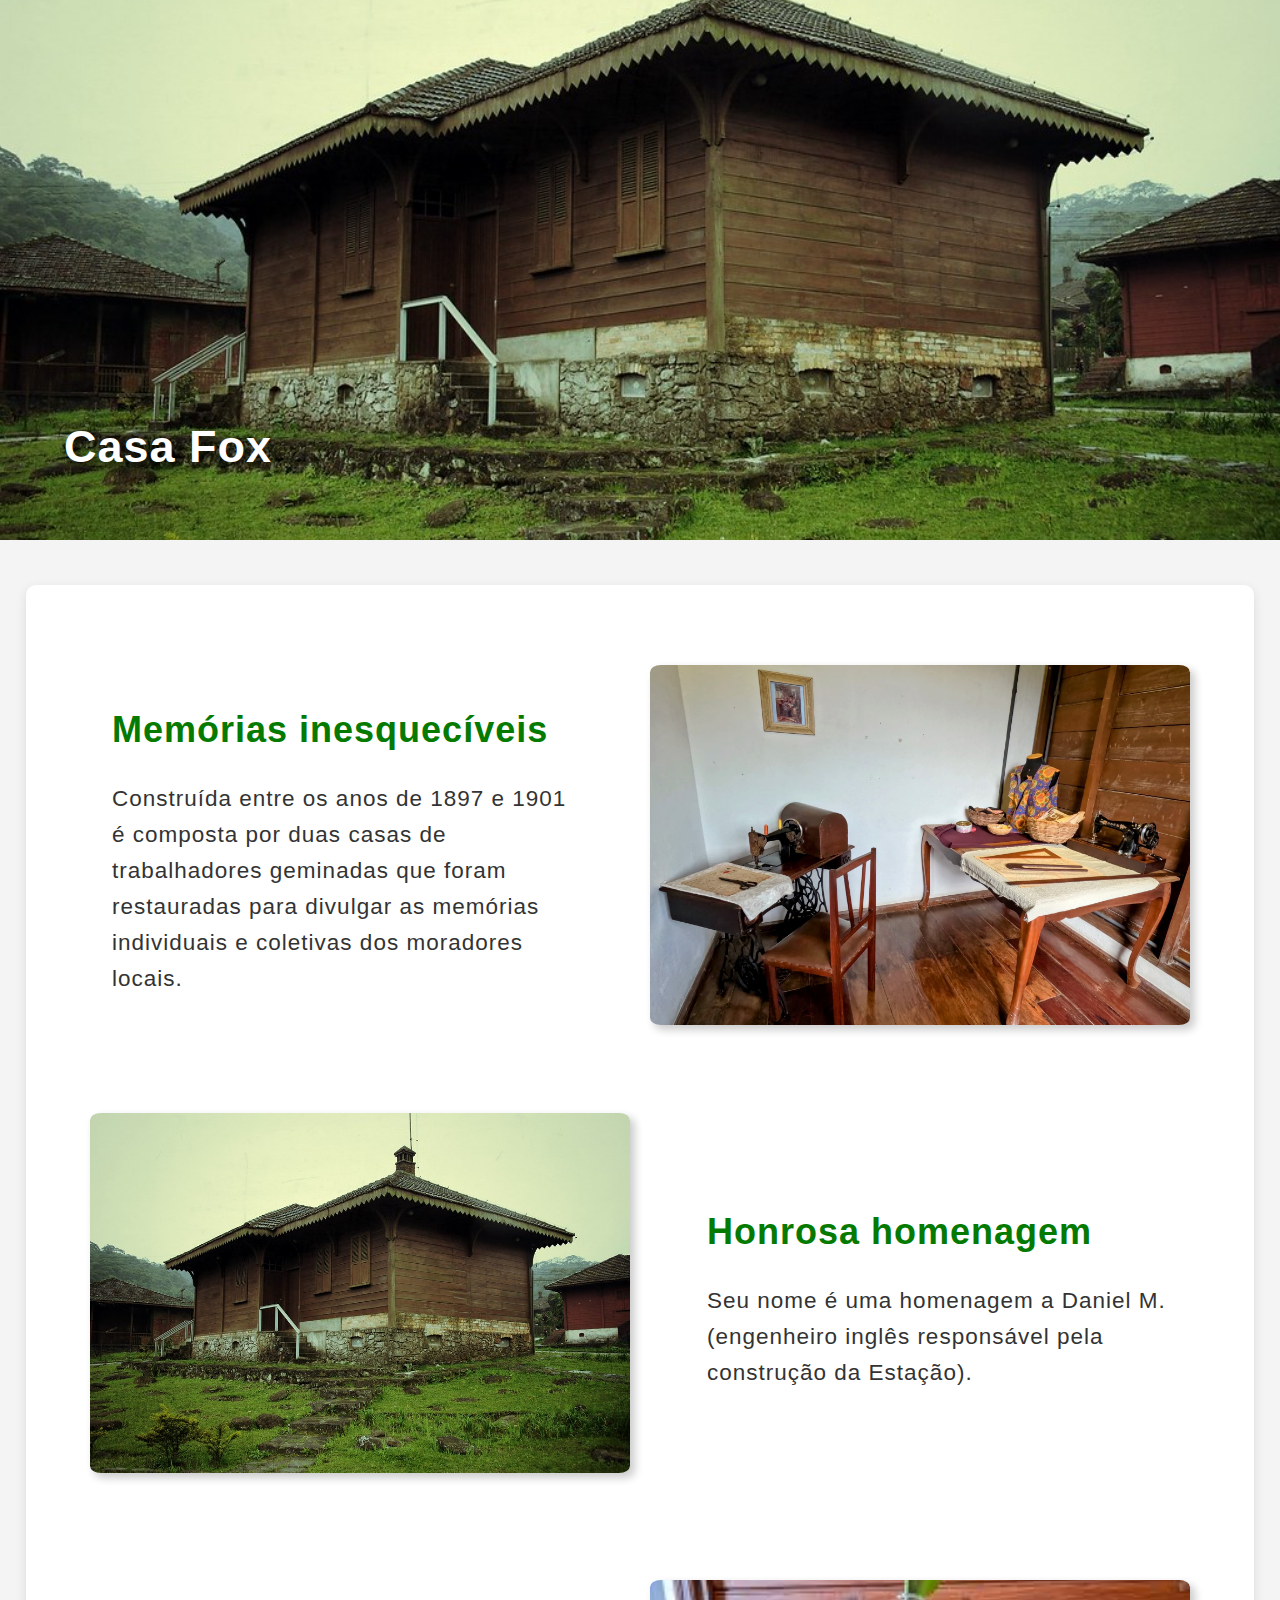
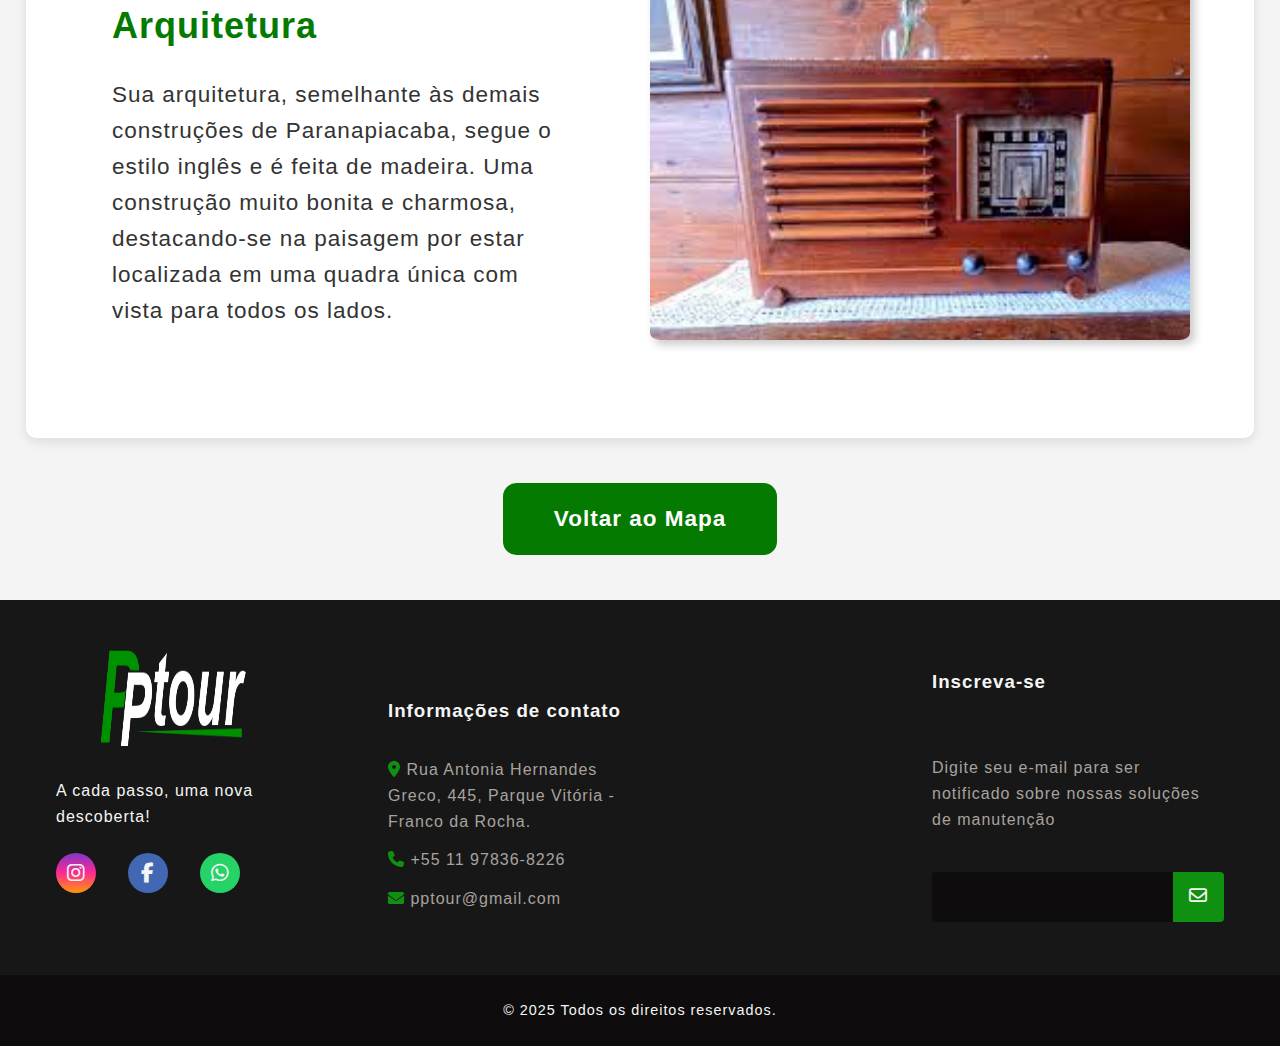
<file: paginas/casafox.html>
<!DOCTYPE html>
<html lang="pt-BR">
<head>
  <meta charset="UTF-8">
  <meta name="viewport" content="width=device-width, initial-scale=1.0">
  <title>Casa Fox</title>
  
  <link rel="stylesheet" href="https://cdnjs.cloudflare.com/ajax/libs/font-awesome/6.7.2/css/all.min.css"
    integrity="sha512-Evv84Mr4kqVGRNSgIGL/F/aIDqQb7xQ2vcrdIwxfjThSH8CSR7PBEakCr51Ck+w+/U6swU2Im1vVX0SVk9ABhg=="
    crossorigin="anonymous" referrerpolicy="no-referrer" />
    <link rel="stylesheet" href="../assets/style/footer.css">
  <link rel="stylesheet" href="../assets/style/casafox.css">
</head>
<body>
  <header id="topo">
    <img src="../assets/img/casa_fox1.jpg" alt="Casa Fox" id="casa">
    <h1 class="titulo">Casa Fox</h1>
  </header>

  <main>
    <section class="conteudo">
  
      <div class="bloco">
        <div class="texto">
          <h2>Memórias inesquecíveis</h2>
          <p>Construída entre os anos de 1897 e 1901 é composta por duas casas de trabalhadores geminadas que foram restauradas para divulgar as memórias individuais e coletivas dos moradores locais.
          </p>
        </div>
        <div class="imagens">
          <div class="placeholder" id="box1"></div>
        </div>
      </div>

      <div class="bloco invertido">
        <div class="texto">
          <h2>Honrosa homenagem</h2>
          <p>Seu nome é uma homenagem a Daniel M. (engenheiro inglês responsável pela construção da Estação).</p>
        </div>
        <div class="imagens">
          <div class="placeholder" id="box3"></div>
        </div>
      </div>

      <div class="bloco">
        <div class="texto">
          <h2>Arquitetura</h2>
          <p>Sua arquitetura, semelhante às demais construções de Paranapiacaba, segue o estilo inglês e é feita de madeira. Uma construção muito bonita e charmosa, destacando-se na paisagem por estar localizada em uma quadra única com vista para todos os lados.</p>
        </div>
        <div class="imagens">
          <div class="placeholder" id="box5"></div>
        </div>
      </div>
    </section>

    <div class="botao-container">
      <a href="mapa.html" class="botao-mapa">Voltar ao Mapa</a>
    </div>
  </main>
  <footer id="rodape">
    <div id="rodapeContent">
      <div id="rodapeContatos">
        <img src="../assets/img/LOGO-(1).png" alt="">
        <p>A cada passo, uma nova descoberta!</p>
        <!-- <p>A cada estação, uma nova descoberta!</p> -->
        <div id="redeSocial">
          <a href="#" class="rodapeLink" id="intagram">
            <i class="fa-brands fa-instagram"></i>
          </a>
          <a href="#" class="rodapeLink" id="facebook">
            <i class="fa-brands fa-facebook-f"></i>
          </a>
          <a href="#" class="rodapeLink" id="whatsapp">
            <i class="fa-brands fa-whatsapp"></i>
          </a>
        </div>
      </div>
      <ul class="rodapeLista">
        <li>
          <h3>
            Informações de contato
          </h3>
        </li>
        <li>
          <i class="fa-solid fa-location-dot"></i>
          <a href="https://maps.app.goo.gl/JDXAEQAcFaK6cDJz5">
             Rua Antonia Hernandes Greco, 445, Parque Vitória - Franco da Rocha.
        </a>
        </li>
        <li>
          <i class="fa-solid fa-phone"></i>
          <a href="#" class="rodapeLink">+55 11 97836-8226</a>
        </li>
        <li>
          <i class="fa-solid fa-envelope"></i>
          <a href="#" class="rodapeLink">pptour@gmail.com</a>
        </li>
      </ul>

      <ul class="rodapeLista">
        <li>

        </li>
      </ul>
      <div id="rodapeSubscribe">
        <h3>
          Inscreva-se
        </h3>
        <p>
          Digite seu e-mail para ser notificado sobre nossas soluções de manutenção
        </p>
        <div id="inputGroup">
          <input type="email" id="email">
          <button>
            <i class="fa-regular fa-envelope"></i>
          </button>

        </div>
      </div>
    </div>
    <div id="rodapeCopyright">
      &#169
      2025 Todos os direitos reservados.
    </div>
  </footer>
</body>
</html>
</file>
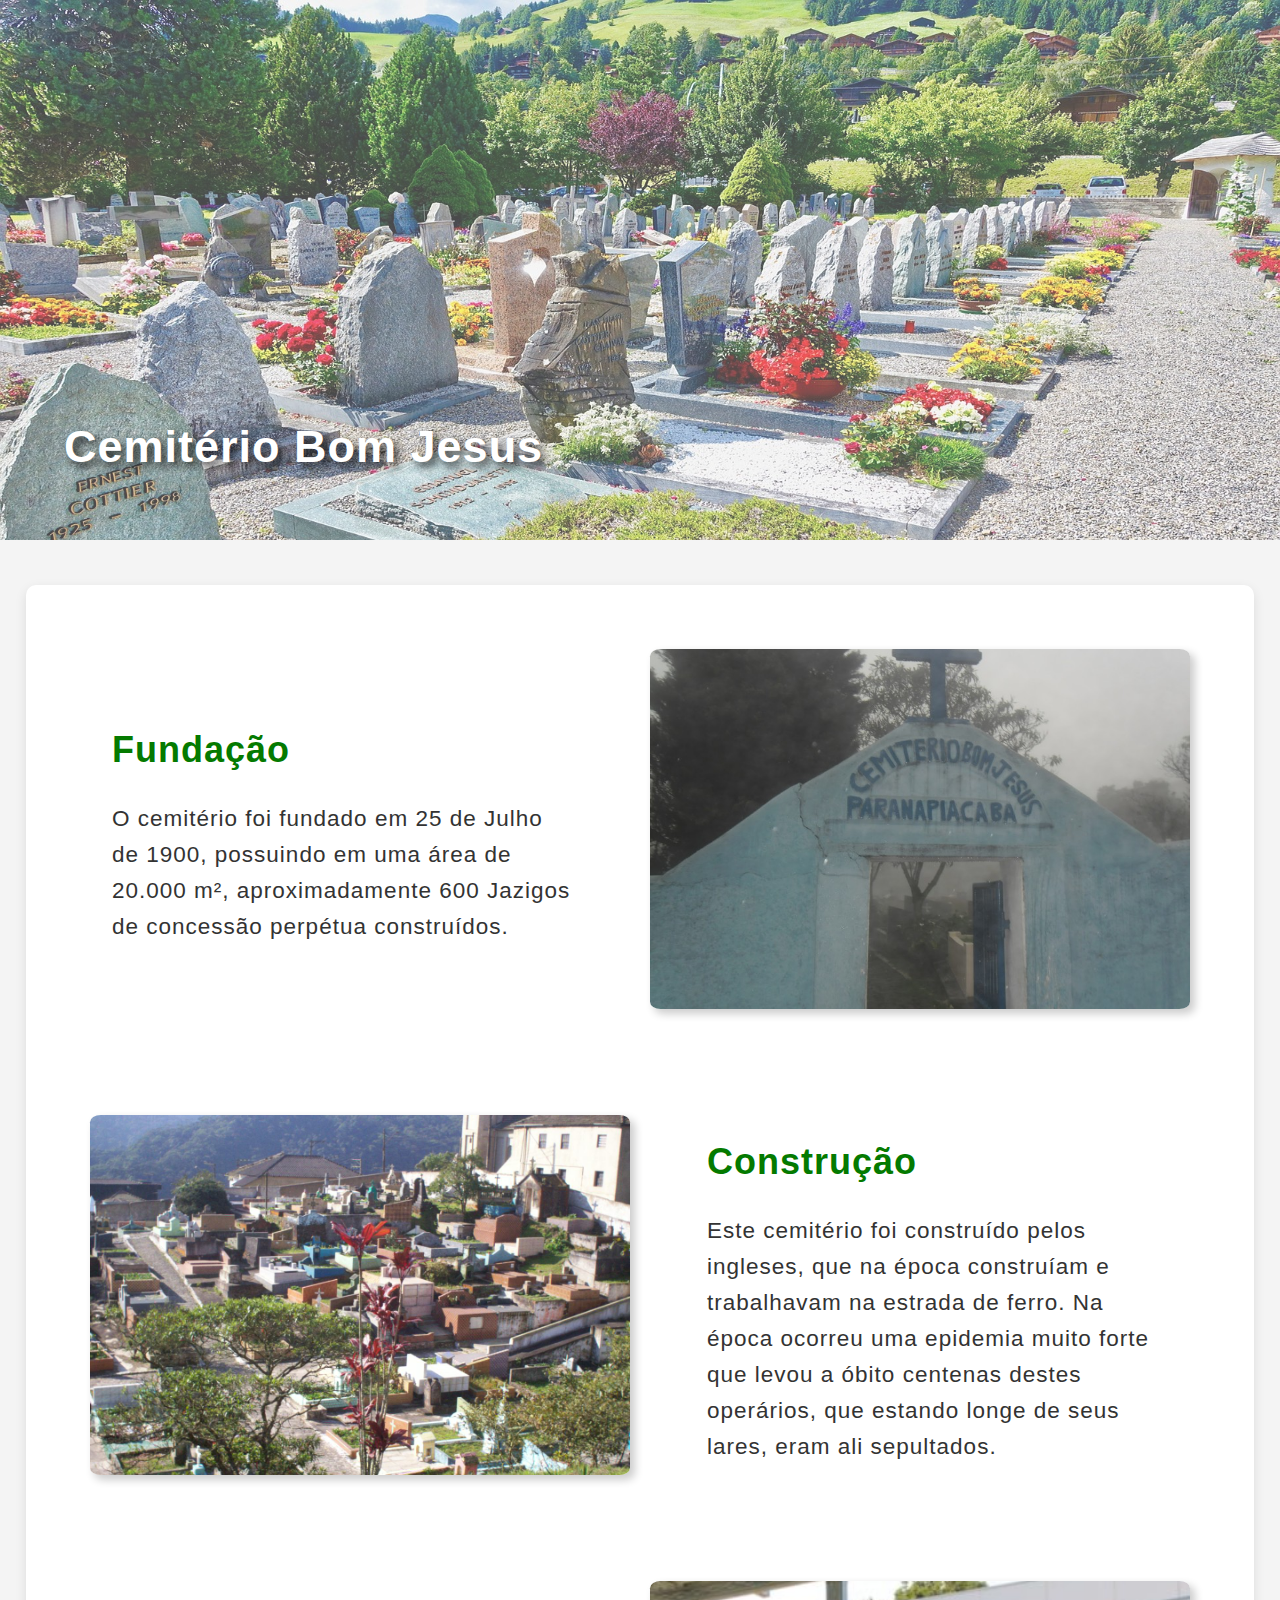
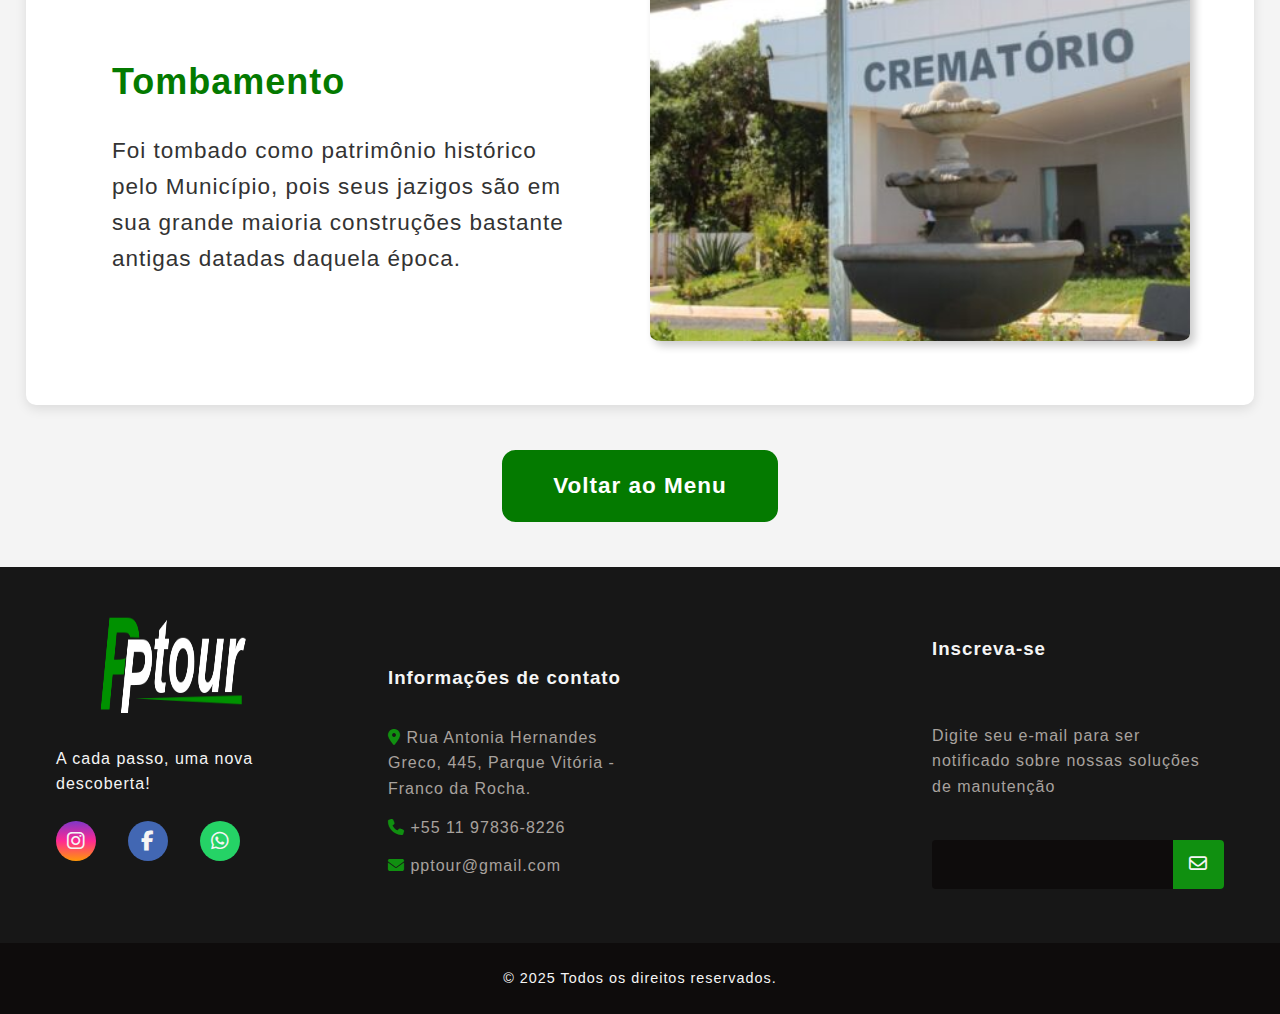
<file: paginas/cemitério.html>
<!DOCTYPE html>
<html lang="pt-BR">
<head>
  <meta charset="UTF-8">
  <meta name="viewport" content="width=device-width, initial-scale=1.0">
  <title>Cemitério Bom Jesus</title>
  
  <link rel="stylesheet" href="https://cdnjs.cloudflare.com/ajax/libs/font-awesome/6.7.2/css/all.min.css"
    integrity="sha512-Evv84Mr4kqVGRNSgIGL/F/aIDqQb7xQ2vcrdIwxfjThSH8CSR7PBEakCr51Ck+w+/U6swU2Im1vVX0SVk9ABhg=="
    crossorigin="anonymous" referrerpolicy="no-referrer" />
    <link rel="stylesheet" href="../assets/style/footer.css">
  <link rel="stylesheet" href="../assets/style/cemitério.css">
</head>
<body>
  <header id="topo">
    <img src="../assets/img/cemiterio.jpg" alt="cemitério Bom Jesus" />
    <h1 class="titulo">Cemitério Bom Jesus</h1>
  </header>

  <main>
    <section class="conteudo">
  
      <div class="bloco">
        <div class="texto">
          <h2>Fundação</h2>
          <p>O cemitério foi fundado em 25 de Julho de 1900, possuindo em uma área de 20.000 m², aproximadamente 600 Jazigos de concessão perpétua construídos.
          </p>
        </div>
        <div class="imagens">
          <div class="placeholder" id="box1"></div>
        </div>
      </div>

      <div class="bloco invertido">
        <div class="texto">
          <h2>Construção</h2>
          <p>Este cemitério foi construído pelos ingleses, que na época construíam e trabalhavam na estrada de ferro. Na época ocorreu uma epidemia muito forte que levou a óbito centenas destes operários, que estando longe de seus lares, eram ali sepultados.
        </p>
        </div>
        <div class="imagens">
          <div class="placeholder" id="box3"></div>
        </div>
      </div>

      <div class="bloco">
        <div class="texto">
          <h2>Tombamento</h2>
          <p>Foi tombado como patrimônio histórico pelo Município, pois seus jazigos são em sua grande maioria construções bastante antigas datadas daquela época.</p>
        </div>
        <div class="imagens">
          <div class="placeholder" id="box5"></div>
        </div>
      </div>
    </section>

    <div class="botao-container">
      <a href="lobby.html" class="botao-mapa">Voltar ao Menu</a>
    </div>
  </main>
  <footer id="rodape">
    <div id="rodapeContent">
      <div id="rodapeContatos">
        <img src="../assets/img/LOGO-(1).png" alt="">
        <p>A cada passo, uma nova descoberta!</p>
        <!-- <p>A cada estação, uma nova descoberta!</p> -->
        <div id="redeSocial">
          <a href="#" class="rodapeLink" id="intagram">
            <i class="fa-brands fa-instagram"></i>
          </a>
          <a href="#" class="rodapeLink" id="facebook">
            <i class="fa-brands fa-facebook-f"></i>
          </a>
          <a href="#" class="rodapeLink" id="whatsapp">
            <i class="fa-brands fa-whatsapp"></i>
          </a>
        </div>
      </div>
      <ul class="rodapeLista">
        <li>
          <h3>
            Informações de contato
          </h3>
        </li>
        <li>
          <i class="fa-solid fa-location-dot"></i>
          <a href="https://maps.app.goo.gl/JDXAEQAcFaK6cDJz5">
             Rua Antonia Hernandes Greco, 445, Parque Vitória - Franco da Rocha.
        </a>
        </li>
        <li>
          <i class="fa-solid fa-phone"></i>
          <a href="#" class="rodapeLink">+55 11 97836-8226</a>
        </li>
        <li>
          <i class="fa-solid fa-envelope"></i>
          <a href="#" class="rodapeLink">pptour@gmail.com</a>
        </li>
      </ul>

      <ul class="rodapeLista">
        <li>

        </li>
      </ul>
      <div id="rodapeSubscribe">
        <h3>
          Inscreva-se
        </h3>
        <p>
          Digite seu e-mail para ser notificado sobre nossas soluções de manutenção
        </p>
        <div id="inputGroup">
          <input type="email" id="email">
          <button>
            <i class="fa-regular fa-envelope"></i>
          </button>

        </div>
      </div>
    </div>
    <div id="rodapeCopyright">
      &#169
      2025 Todos os direitos reservados.
    </div>
  </footer>
</body>
</html>
</file>
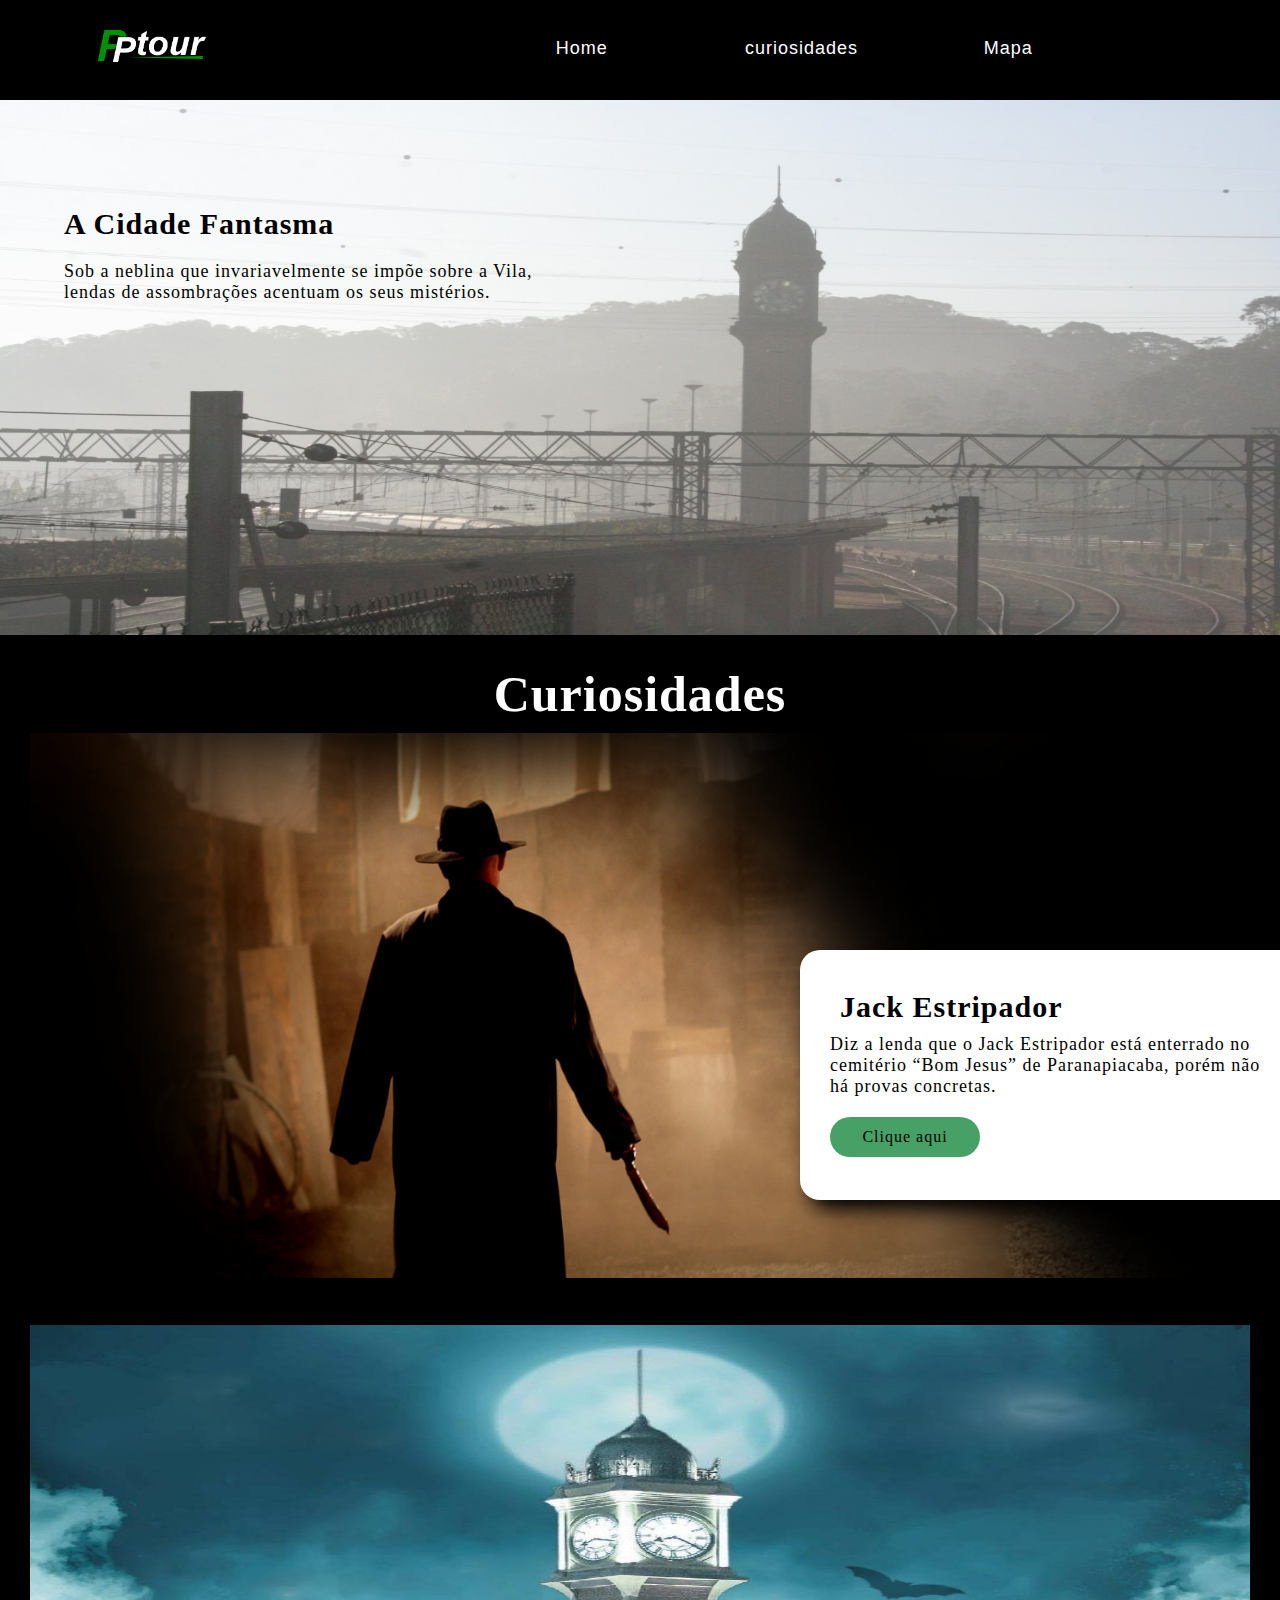
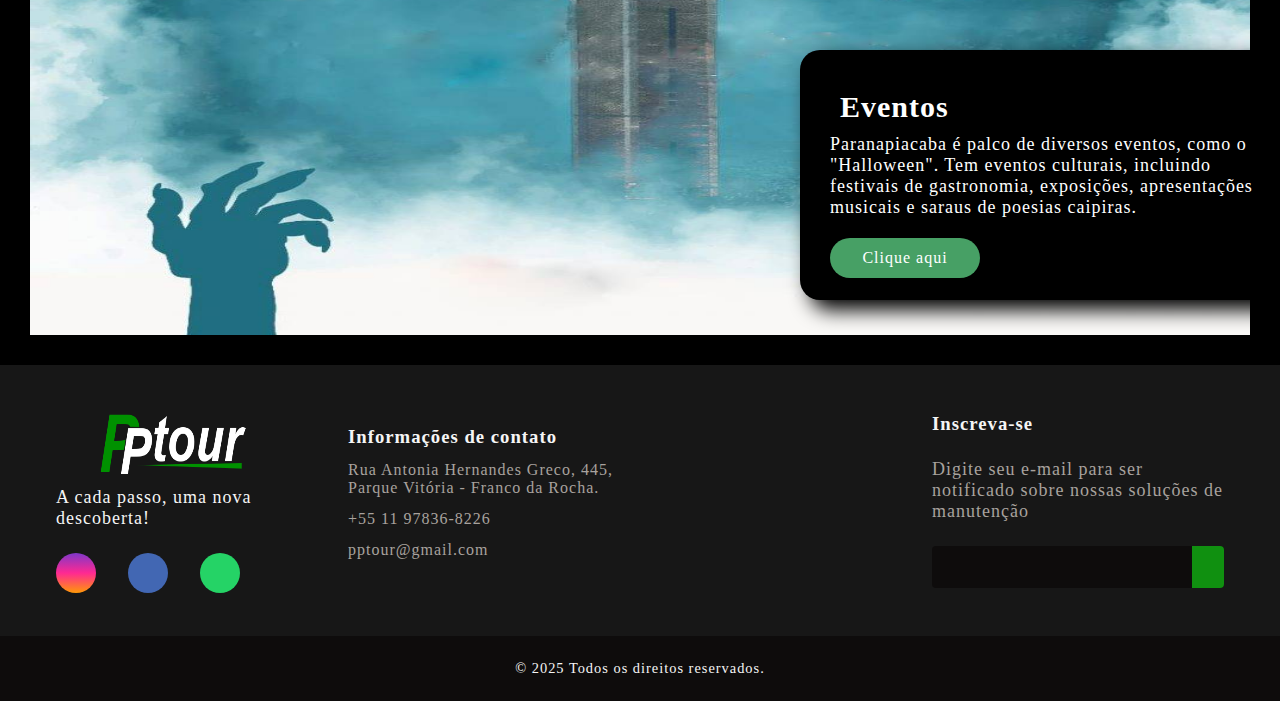
<file: paginas/curiosidades.html>
<!DOCTYPE html>
<html lang="en">
<head>
    <meta charset="UTF-8">
    <meta name="viewport" content="width=device-width, initial-scale=1.0">
    <title>Curiosidades</title>
    <link rel="stylesheet" href="../assets/style/curiosidades.css">
    <link rel="stylesheet" href="../assets/style/footer.css">
    <link rel="stylesheet" href="../assets/style/navbar.css">
</head>
<body>
    <section id="navBar">
        <a href="index.html">
          <img id="logoimg" src="../assets/img/LOGO-(1).png" alt="logoTeste">
        </a>
        <div class="menuButton">
            <a href="../index.html"><button class="btn">Home</button></a>
            <a href="curiosidades.html"><button class="btn">curiosidades</button></a>
            <a href="pagina2.html"><button class="btn">Mapa</button></a>
        </div>
      </section>

    <header id="principal"></header>
    <div id="fundo">
        <img src="../assets/img/neblina.jpeg">
        <h3>A Cidade Fantasma</h3>
        <p>Sob a neblina que invariavelmente se impõe sobre a Vila, <br> lendas de assombrações acentuam os seus mistérios.</p>
    </div>
    <div id="imagem1">
        <h3>Curiosidades</h3>
        <img src="../assets/img/JACK.png">
        <div id="box">
            <h2>Jack Estripador</h2>
            <p>Diz a lenda que o Jack Estripador está enterrado no cemitério “Bom Jesus” de Paranapiacaba, porém não há provas concretas.</p>
            <a href="https://clubebrasileirodetrensfantasmas.blogspot.com/2014/11/lendas-de-paranapiacaba-santo-andre-sp.html">Clique aqui</a>
        </div>
    </div>
    <div id="imagem2">
        <img src="../assets/img/HALLOWEEN3.jpg">
        <div id="box2">
            <h2>Eventos</h2>
            <p>Paranapiacaba é palco de diversos eventos, como o "Halloween". Tem eventos culturais, incluindo festivais de gastronomia, exposições, apresentações musicais e saraus de poesias caipiras.</p>
            <a href="https://www3.santoandre.sp.gov.br/turismosantoandre/calendario-de-eventos-em-paranapiacaba-2/">Clique aqui</a>
        </div>
    </div>
    <footer id="rodape">
        <div id="rodapeContent">
          <div id="rodapeContatos">
            <img src="../assets/img/LOGO-(1).png" alt="">
            <p>A cada passo, uma nova descoberta!</p>
            <!-- <p>A cada estação, uma nova descoberta!</p> -->
            <div id="redeSocial">
              <a href="#" class="rodapeLink" id="intagram">
                <i class="fa-brands fa-instagram"></i>
              </a>
              <a href="#" class="rodapeLink" id="facebook">
                <i class="fa-brands fa-facebook-f"></i>
              </a>
              <a href="#" class="rodapeLink" id="whatsapp">
                <i class="fa-brands fa-whatsapp"></i>
              </a>
            </div>
          </div>
          <ul class="rodapeLista">
            <li>
              <h3>
                Informações de contato
              </h3>
            </li>
            <li>
              <i class="fa-solid fa-location-dot"></i>
              <a href="https://maps.app.goo.gl/JDXAEQAcFaK6cDJz5">
                 Rua Antonia Hernandes Greco, 445, Parque Vitória - Franco da Rocha.
            </a>
            </li>
            <li>
              <i class="fa-solid fa-phone"></i>
              <a href="#" class="rodapeLink">+55 11 97836-8226</a>
            </li>
            <li>
              <i class="fa-solid fa-envelope"></i>
              <a href="#" class="rodapeLink">pptour@gmail.com</a>
            </li>
          </ul>
    
          <ul class="rodapeLista">
            <li>
    
            </li>
          </ul>
          <div id="rodapeSubscribe">
            <h3>
              Inscreva-se
            </h3>
            <p>
              Digite seu e-mail para ser notificado sobre nossas soluções de manutenção
            </p>
            <div id="inputGroup">
              <input type="email" id="email">
              <button>
                <i class="fa-regular fa-envelope"></i>
              </button>
    
            </div>
          </div>
        </div>
        <div id="rodapeCopyright">
          &#169
          2025 Todos os direitos reservados.
        </div>
      </footer>
</body>
</html>
</file>
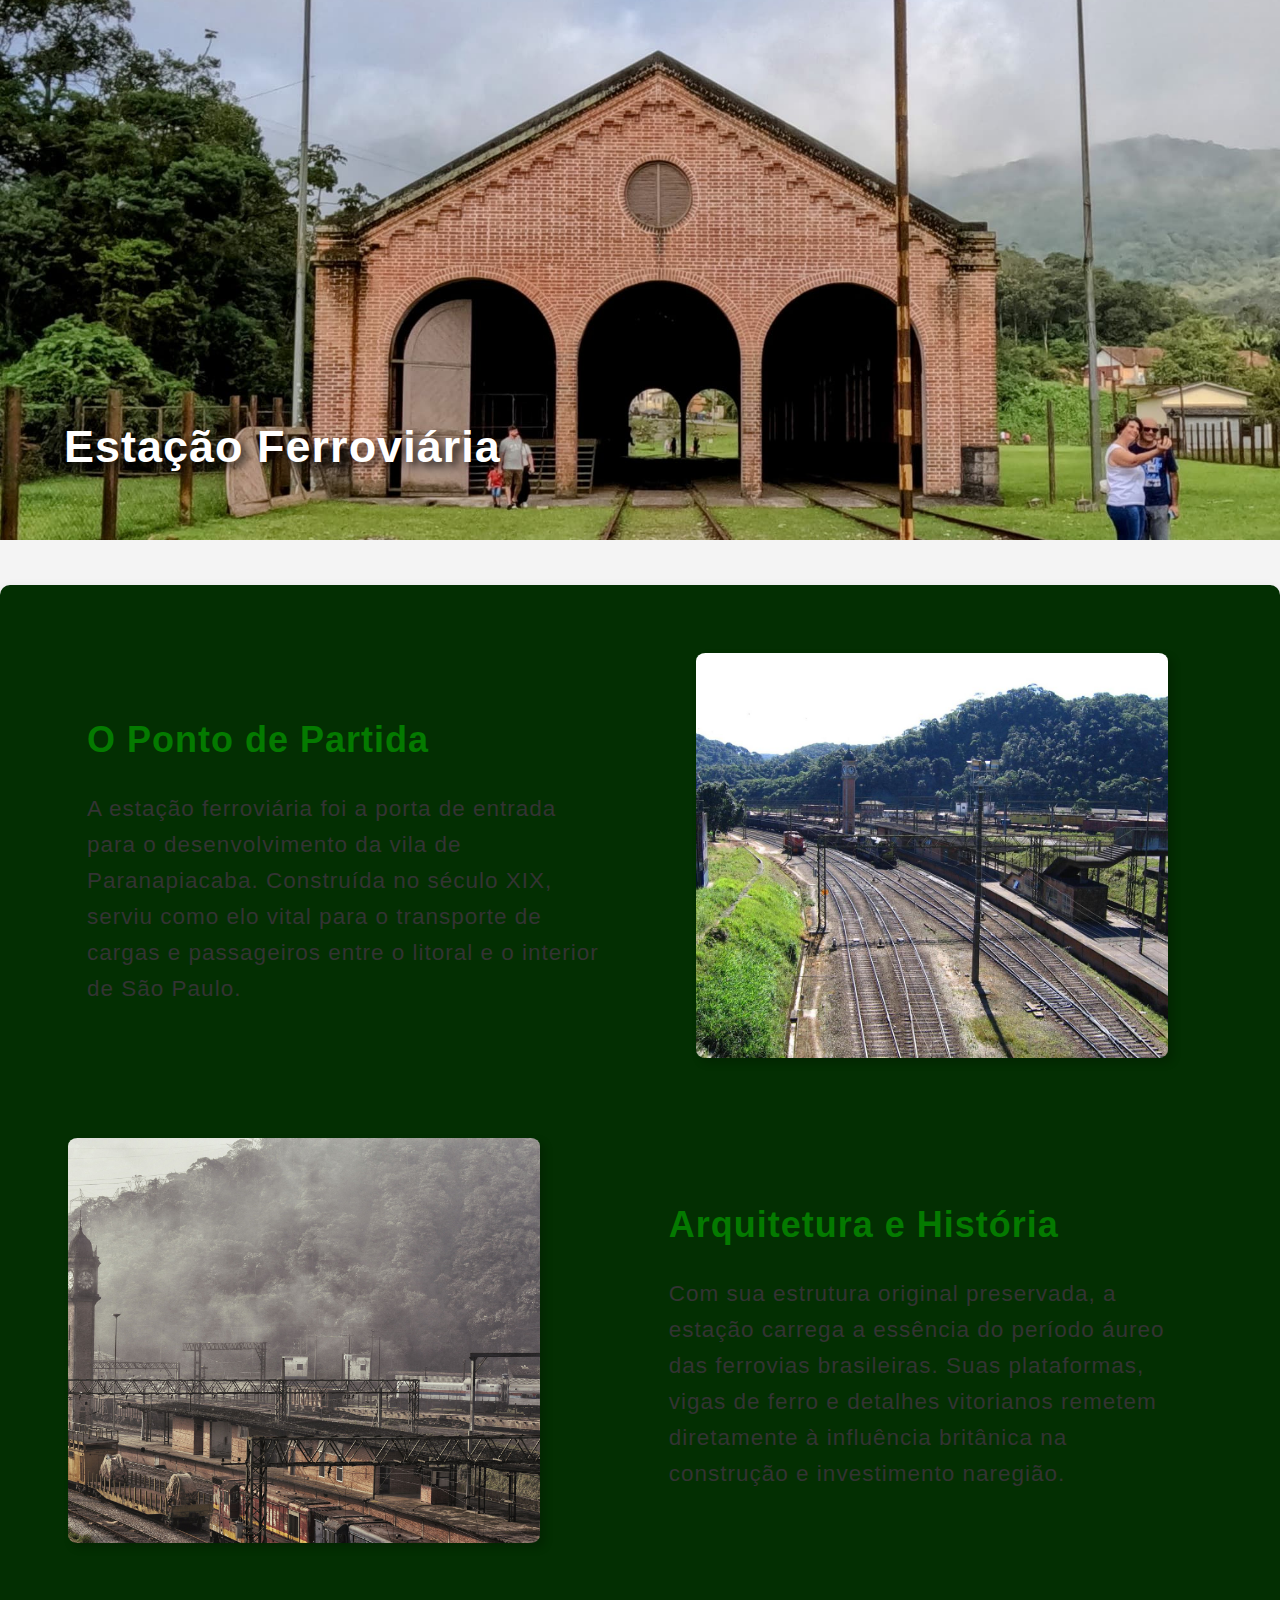
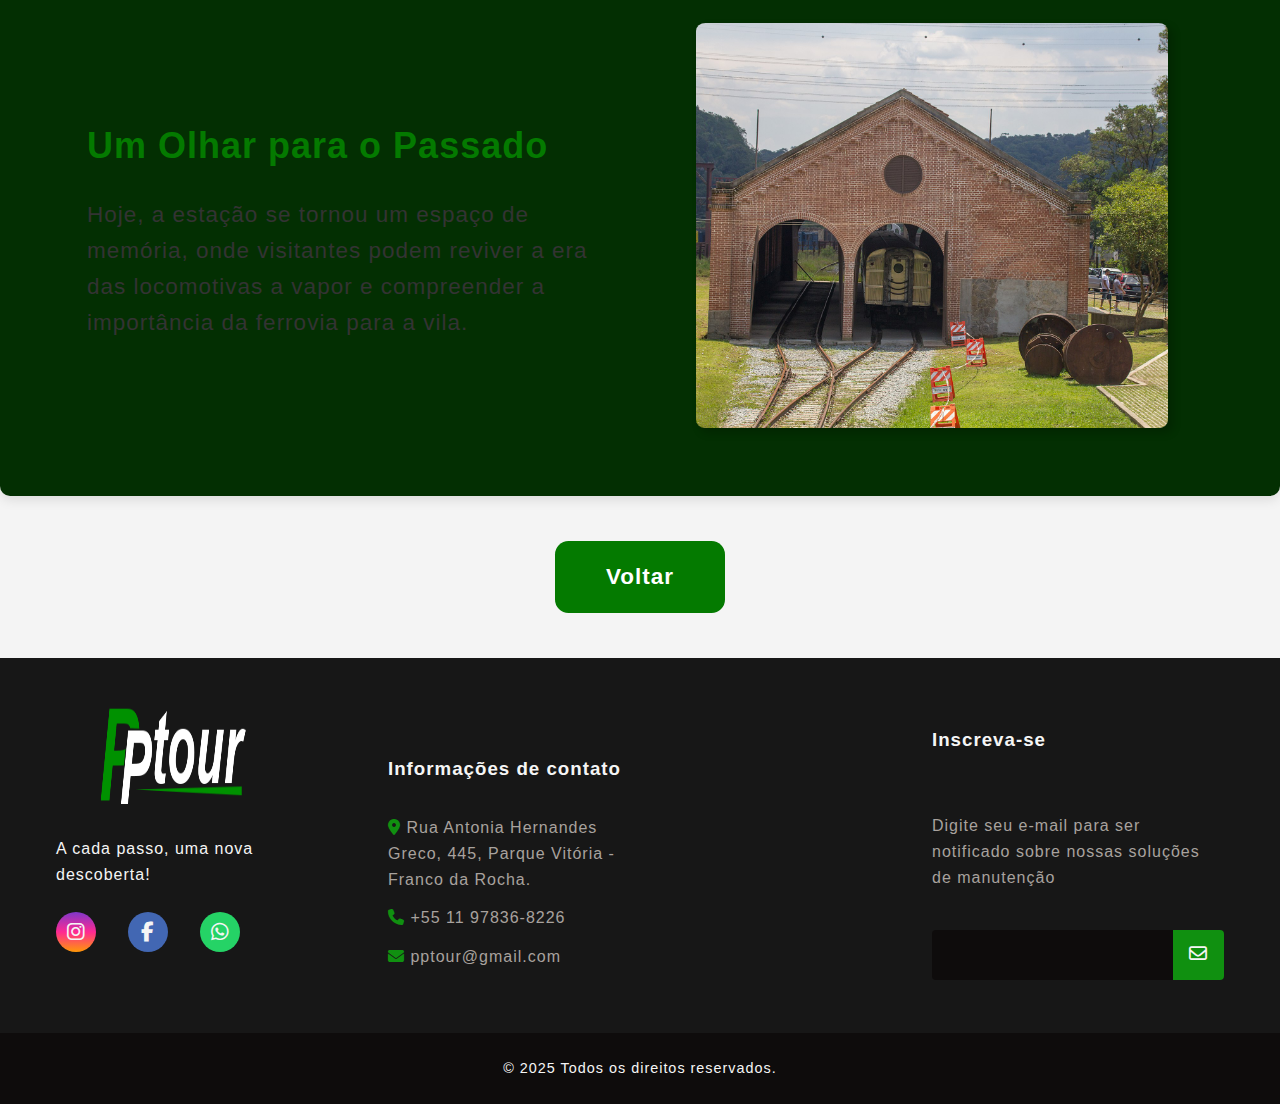
<file: paginas/estacao.html>
<!DOCTYPE html>
<html lang="pt-BR">
<head>
  <meta charset="UTF-8">
  <meta name="viewport" content="width=device-width, initial-scale=1.0">
  <title>Estação</title>
  <link rel="stylesheet" href="https://cdnjs.cloudflare.com/ajax/libs/font-awesome/6.7.2/css/all.min.css"
    integrity="sha512-Evv84Mr4kqVGRNSgIGL/F/aIDqQb7xQ2vcrdIwxfjThSH8CSR7PBEakCr51Ck+w+/U6swU2Im1vVX0SVk9ABhg=="
    crossorigin="anonymous" referrerpolicy="no-referrer" />
    <link rel="stylesheet" href="../assets/style/footer.css">
  <link rel="stylesheet" href="../assets/style/estacao.css">
</head>
<body>
  <header id="topo">
    <img src="../assets/img/estação.jpg" id="estacao">
    <h1 class="titulo">Estação Ferroviária</h1>
  </header>

  <main>
    <section class="conteudo">
  
      <div class="bloco">
        <div class="texto">
          <h2>O Ponto de Partida</h2>
          <p>A estação ferroviária foi a porta de entrada para o desenvolvimento da vila de Paranapiacaba.
             Construída no século XIX, serviu como elo vital para o transporte de cargas e passageiros entre o litoral e o interior de São Paulo.</p>
        </div>
        <div class="imagens">
          <div class="placeholder" id="box1"></div>
        </div>
      </div>

      <div class="bloco invertido">
        <div class="texto">
          <h2>Arquitetura e História</h2>
          <p>Com sua estrutura original preservada, a estação carrega a essência do período áureo das ferrovias brasileiras. 
            Suas plataformas, vigas de ferro e detalhes vitorianos remetem diretamente à influência britânica na construção e investimento naregião.</p>
        </div>
        <div class="imagens">
          <div class="placeholder" id="box3"></div>
        </div>
      </div>

      <div class="bloco">
        <div class="texto">
          <h2>Um Olhar para o Passado</h2>
          <p>Hoje, a estação se tornou um espaço de memória, onde visitantes podem reviver a era das locomotivas a vapor e compreender  a importância da ferrovia para a vila.

          </p>
        </div>
        <div class="imagens">
          <div class="placeholder" id="box5"></div>
        </div>
      </div>
    </section>

    <div class="botao-container">
      <a href="lobby.html" class="botao-mapa">Voltar</a>
    </div>
  </main>
  <footer id="rodape">
    <div id="rodapeContent">
      <div id="rodapeContatos">
        <img src="../assets/img/LOGO-(1).png" alt="">
        <p>A cada passo, uma nova descoberta!</p>
        <!-- <p>A cada estação, uma nova descoberta!</p> -->
        <div id="redeSocial">
          <a href="#" class="rodapeLink" id="intagram">
            <i class="fa-brands fa-instagram"></i>
          </a>
          <a href="#" class="rodapeLink" id="facebook">
            <i class="fa-brands fa-facebook-f"></i>
          </a>
          <a href="#" class="rodapeLink" id="whatsapp">
            <i class="fa-brands fa-whatsapp"></i>
          </a>
        </div>
      </div>
      <ul class="rodapeLista">
        <li>
          <h3>
            Informações de contato
          </h3>
        </li>
        <li>
          <i class="fa-solid fa-location-dot"></i>
          <a href="https://maps.app.goo.gl/JDXAEQAcFaK6cDJz5">
             Rua Antonia Hernandes Greco, 445, Parque Vitória - Franco da Rocha.
        </a>
        </li>
        <li>
          <i class="fa-solid fa-phone"></i>
          <a href="#" class="rodapeLink">+55 11 97836-8226</a>
        </li>
        <li>
          <i class="fa-solid fa-envelope"></i>
          <a href="#" class="rodapeLink">pptour@gmail.com</a>
        </li>
      </ul>

      <ul class="rodapeLista">
        <li>

        </li>
      </ul>
      <div id="rodapeSubscribe">
        <h3>
          Inscreva-se
        </h3>
        <p>
          Digite seu e-mail para ser notificado sobre nossas soluções de manutenção
        </p>
        <div id="inputGroup">
          <input type="email" id="email">
          <button>
            <i class="fa-regular fa-envelope"></i>
          </button>

        </div>
      </div>
    </div>
    <div id="rodapeCopyright">
      &#169
      2025 Todos os direitos reservados.
    </div>
  </footer>
</body>
</html>
</file>
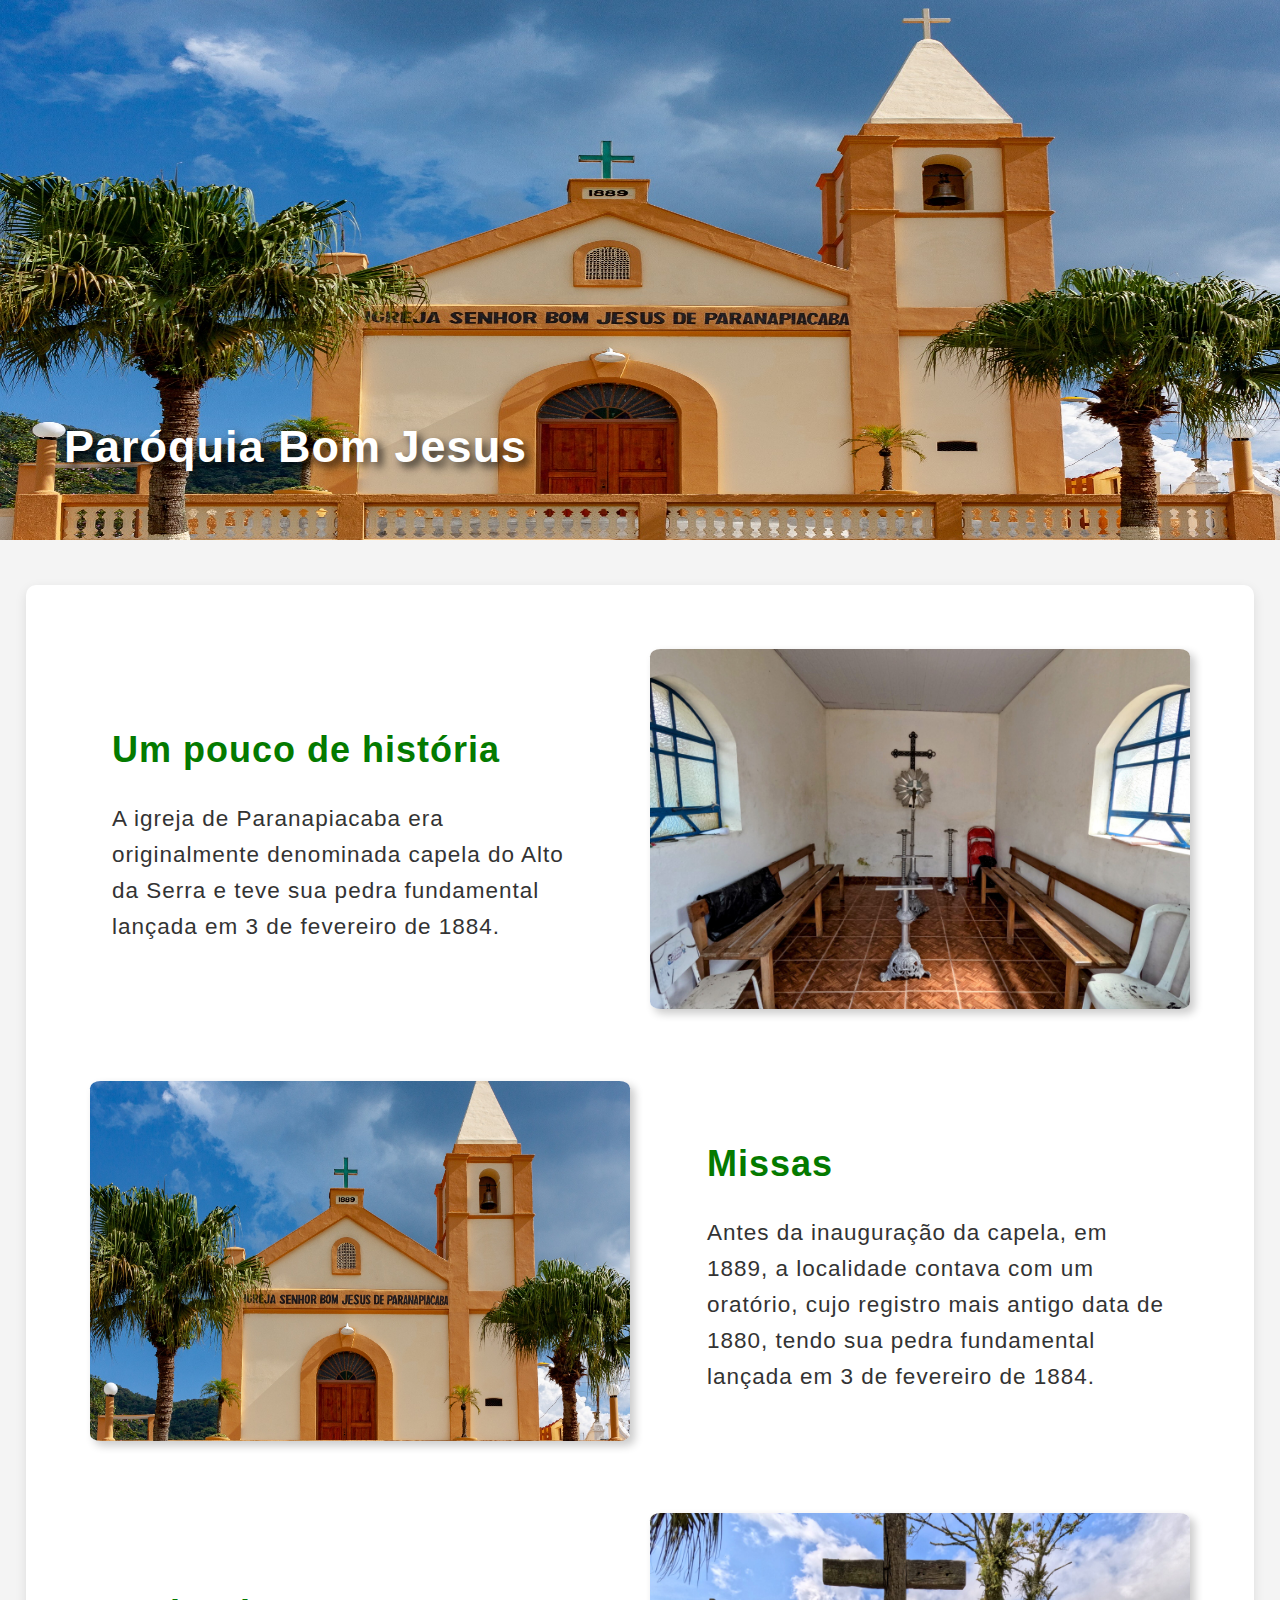
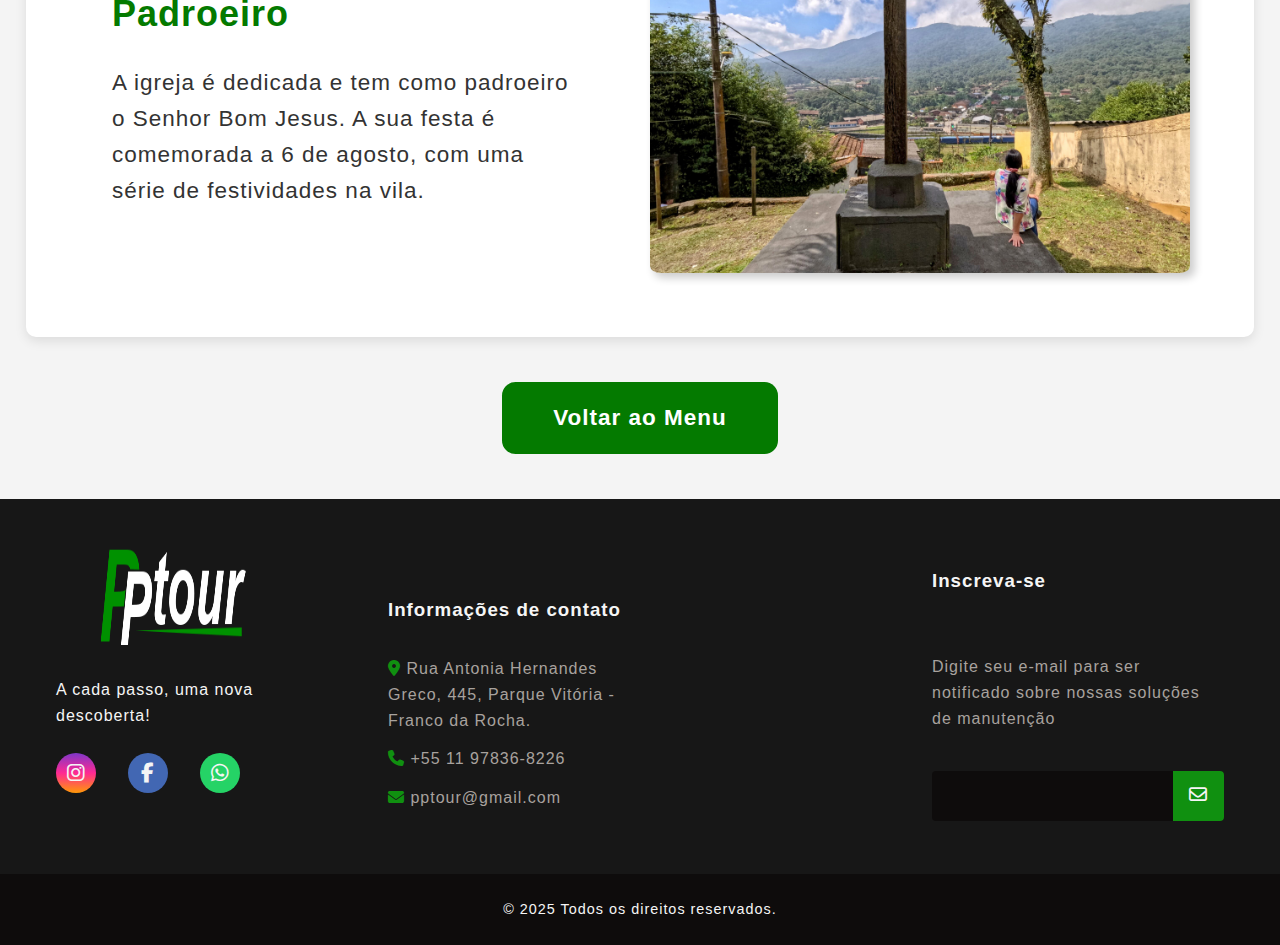
<file: paginas/igreja.html>
<!DOCTYPE html>
<html lang="pt-BR">
<head>
  <meta charset="UTF-8">
  <meta name="viewport" content="width=device-width, initial-scale=1.0">
  <title>Paróquia Bom Jesus</title>
  
  <link rel="stylesheet" href="https://cdnjs.cloudflare.com/ajax/libs/font-awesome/6.7.2/css/all.min.css"
    integrity="sha512-Evv84Mr4kqVGRNSgIGL/F/aIDqQb7xQ2vcrdIwxfjThSH8CSR7PBEakCr51Ck+w+/U6swU2Im1vVX0SVk9ABhg=="
    crossorigin="anonymous" referrerpolicy="no-referrer" />
    <link rel="stylesheet" href="../assets/style/footer.css">
  <link rel="stylesheet" href="../assets/style/igreja.css">
</head>
<body>
  <header id="topo">
    <img src="../assets/img/igreja1.jpg" alt="Paróquia bom jesus" id="igreja">
    <h1 class="titulo">Paróquia Bom Jesus</h1>
  </header>

  <main>
    <section class="conteudo">
  
      <div class="bloco">
        <div class="texto">
          <h2>Um pouco de história
          </h2>
          <p>A igreja de Paranapiacaba era originalmente denominada capela do Alto da Serra e teve sua pedra fundamental lançada em 3 de fevereiro de 1884.
          </p>
        </div>
        <div class="imagens">
          <div class="placeholder" id="box1"></div>
        </div>
      </div>

      <div class="bloco invertido">
        <div class="texto">
          <h2>Missas</h2>
          <p>Antes da inauguração da capela, em 1889, a localidade contava com um oratório, cujo registro mais antigo data de 1880, tendo sua pedra fundamental lançada em 3 de fevereiro de 1884.
          </p>
        </div>
        <div class="imagens">
          <div class="placeholder" id="box3"></div>
        </div>
      </div>

      <div class="bloco">
        <div class="texto">
          <h2>Padroeiro</h2>
          <p>A igreja é dedicada e tem como padroeiro o Senhor Bom Jesus. A sua festa é comemorada a 6 de agosto, com uma série de festividades na vila.</p>
        </div>
        <div class="imagens">
          <div class="placeholder" id="box5"></div>
        </div>
      </div>
    </section>

    <div class="botao-container">
      <a href="lobby.html" class="botao-mapa">Voltar ao Menu</a>
    </div>
  </main>
  <footer id="rodape">
    <div id="rodapeContent">
      <div id="rodapeContatos">
        <img src="../assets/img/LOGO-(1).png" alt="">
        <p>A cada passo, uma nova descoberta!</p>
        <!-- <p>A cada estação, uma nova descoberta!</p> -->
        <div id="redeSocial">
          <a href="#" class="rodapeLink" id="intagram">
            <i class="fa-brands fa-instagram"></i>
          </a>
          <a href="#" class="rodapeLink" id="facebook">
            <i class="fa-brands fa-facebook-f"></i>
          </a>
          <a href="#" class="rodapeLink" id="whatsapp">
            <i class="fa-brands fa-whatsapp"></i>
          </a>
        </div>
      </div>
      <ul class="rodapeLista">
        <li>
          <h3>
            Informações de contato
          </h3>
        </li>
        <li>
          <i class="fa-solid fa-location-dot"></i>
          <a href="https://maps.app.goo.gl/JDXAEQAcFaK6cDJz5">
             Rua Antonia Hernandes Greco, 445, Parque Vitória - Franco da Rocha.
        </a>
        </li>
        <li>
          <i class="fa-solid fa-phone"></i>
          <a href="#" class="rodapeLink">+55 11 97836-8226</a>
        </li>
        <li>
          <i class="fa-solid fa-envelope"></i>
          <a href="#" class="rodapeLink">pptour@gmail.com</a>
        </li>
      </ul>

      <ul class="rodapeLista">
        <li>

        </li>
      </ul>
      <div id="rodapeSubscribe">
        <h3>
          Inscreva-se
        </h3>
        <p>
          Digite seu e-mail para ser notificado sobre nossas soluções de manutenção
        </p>
        <div id="inputGroup">
          <input type="email" id="email">
          <button>
            <i class="fa-regular fa-envelope"></i>
          </button>

        </div>
      </div>
    </div>
    <div id="rodapeCopyright">
      &#169
      2025 Todos os direitos reservados.
    </div>
  </footer>
</body>
</html>
</file>
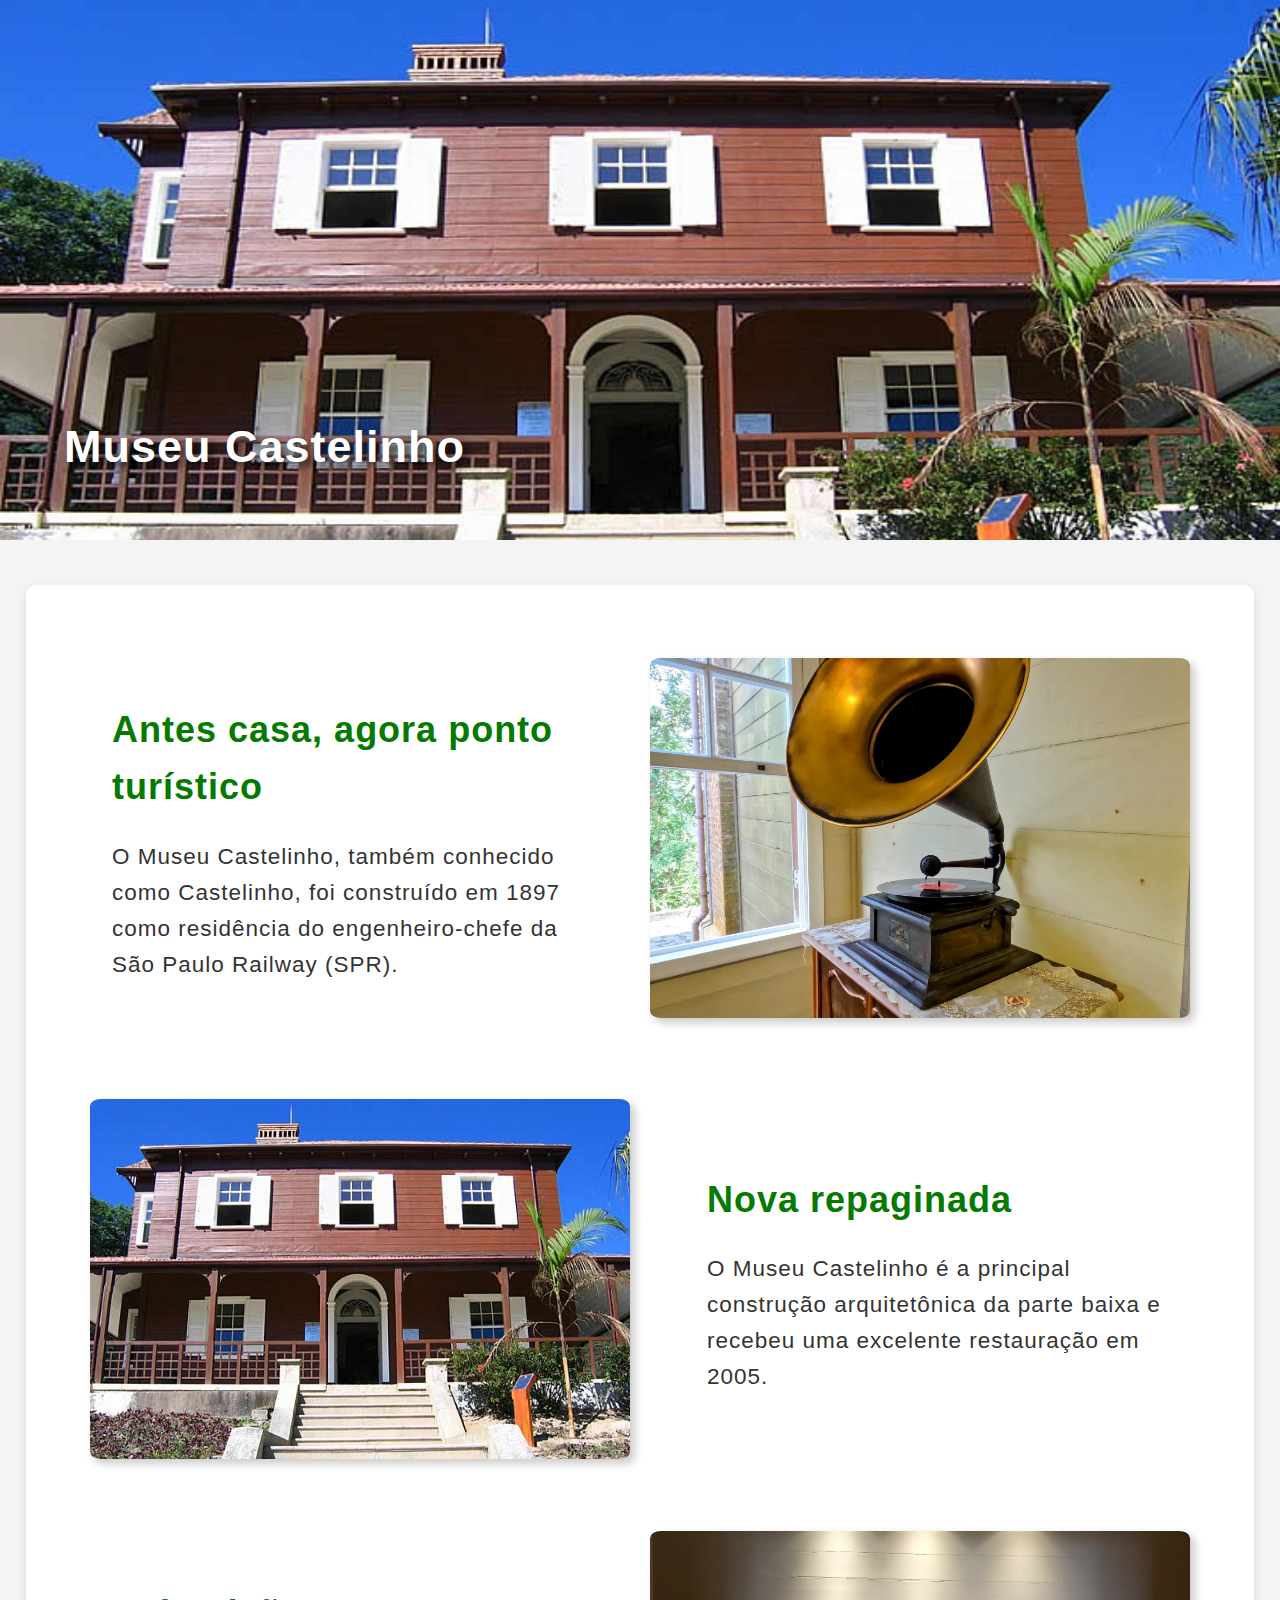
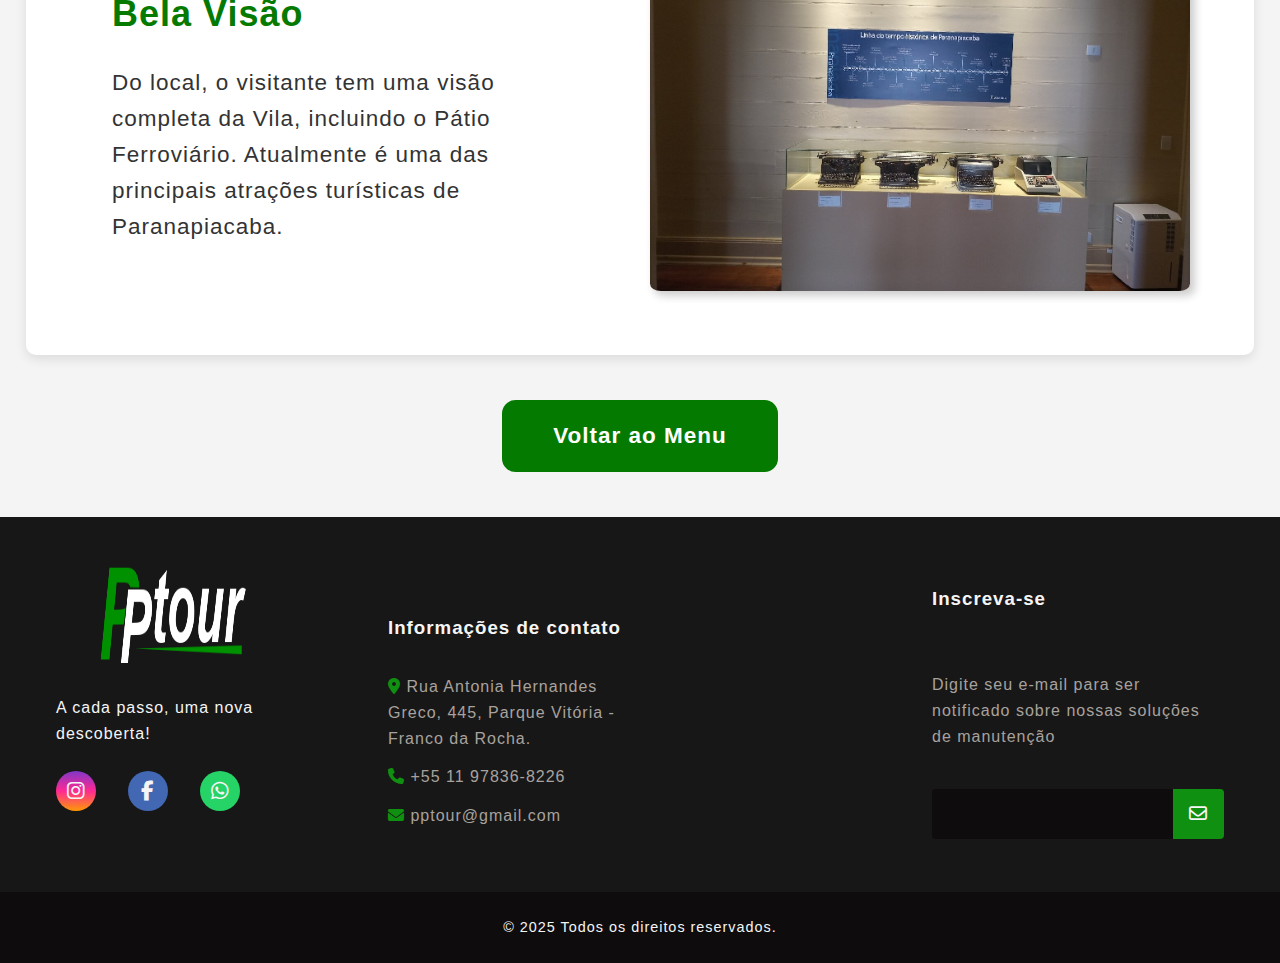
<file: paginas/museu.html>
<!DOCTYPE html>
<html lang="pt-BR">
<head>
  <meta charset="UTF-8">
  <meta name="viewport" content="width=device-width, initial-scale=1.0">
  <title>Museu Castelinho</title>
  
  <link rel="stylesheet" href="https://cdnjs.cloudflare.com/ajax/libs/font-awesome/6.7.2/css/all.min.css"
    integrity="sha512-Evv84Mr4kqVGRNSgIGL/F/aIDqQb7xQ2vcrdIwxfjThSH8CSR7PBEakCr51Ck+w+/U6swU2Im1vVX0SVk9ABhg=="
    crossorigin="anonymous" referrerpolicy="no-referrer" />
    <link rel="stylesheet" href="../assets/style/footer.css">
  <link rel="stylesheet" href="../assets/style/museu.css">
</head>
<body>
  <header id="topo">
    <img src="../assets/img/museu1.jpg" alt="Museu castelinho" id="museu">
    <h1 class="titulo">Museu Castelinho</h1>
  </header>

  <main>
    <section class="conteudo">
  
      <div class="bloco">
        <div class="texto">
          <h2>Antes casa, agora ponto turístico</h2>
          <p>O Museu Castelinho, também conhecido como Castelinho, foi construído em 1897 como residência do engenheiro-chefe da São Paulo Railway (SPR).
          </p>
        </div>
        <div class="imagens">
          <div class="placeholder" id="box1"></div>
        </div>
      </div>

      <div class="bloco invertido">
        <div class="texto">
          <h2>Nova repaginada</h2>
          <p>O Museu Castelinho é a principal construção arquitetônica da parte baixa e recebeu uma excelente restauração em 2005.
        </p>
        </div>
        <div class="imagens">
          <div class="placeholder" id="box3"></div>
        </div>
      </div>

      <div class="bloco">
        <div class="texto">
          <h2>Bela Visão</h2>
          <p>Do local, o visitante tem uma visão completa da Vila, incluindo o Pátio Ferroviário. Atualmente é uma das principais atrações turísticas de Paranapiacaba.</p>
        </div>
        <div class="imagens">
          <div class="placeholder" id="box5"></div>
        </div>
      </div>
    </section>

    <div class="botao-container">
      <a href="lobby.html" class="botao-mapa">Voltar ao Menu</a>
    </div>
  </main>
  <footer id="rodape">
    <div id="rodapeContent">
      <div id="rodapeContatos">
        <img src="../assets/img/LOGO-(1).png" alt="">
        <p>A cada passo, uma nova descoberta!</p>
        <!-- <p>A cada estação, uma nova descoberta!</p> -->
        <div id="redeSocial">
          <a href="#" class="rodapeLink" id="intagram">
            <i class="fa-brands fa-instagram"></i>
          </a>
          <a href="#" class="rodapeLink" id="facebook">
            <i class="fa-brands fa-facebook-f"></i>
          </a>
          <a href="#" class="rodapeLink" id="whatsapp">
            <i class="fa-brands fa-whatsapp"></i>
          </a>
        </div>
      </div>
      <ul class="rodapeLista">
        <li>
          <h3>
            Informações de contato
          </h3>
        </li>
        <li>
          <i class="fa-solid fa-location-dot"></i>
          <a href="https://maps.app.goo.gl/JDXAEQAcFaK6cDJz5">
             Rua Antonia Hernandes Greco, 445, Parque Vitória - Franco da Rocha.
        </a>
        </li>
        <li>
          <i class="fa-solid fa-phone"></i>
          <a href="#" class="rodapeLink">+55 11 97836-8226</a>
        </li>
        <li>
          <i class="fa-solid fa-envelope"></i>
          <a href="#" class="rodapeLink">pptour@gmail.com</a>
        </li>
      </ul>

      <ul class="rodapeLista">
        <li>

        </li>
      </ul>
      <div id="rodapeSubscribe">
        <h3>
          Inscreva-se
        </h3>
        <p>
          Digite seu e-mail para ser notificado sobre nossas soluções de manutenção
        </p>
        <div id="inputGroup">
          <input type="email" id="email">
          <button>
            <i class="fa-regular fa-envelope"></i>
          </button>

        </div>
      </div>
    </div>
    <div id="rodapeCopyright">
      &#169
      2025 Todos os direitos reservados.
    </div>
  </footer>
</body>
</html>
</file>
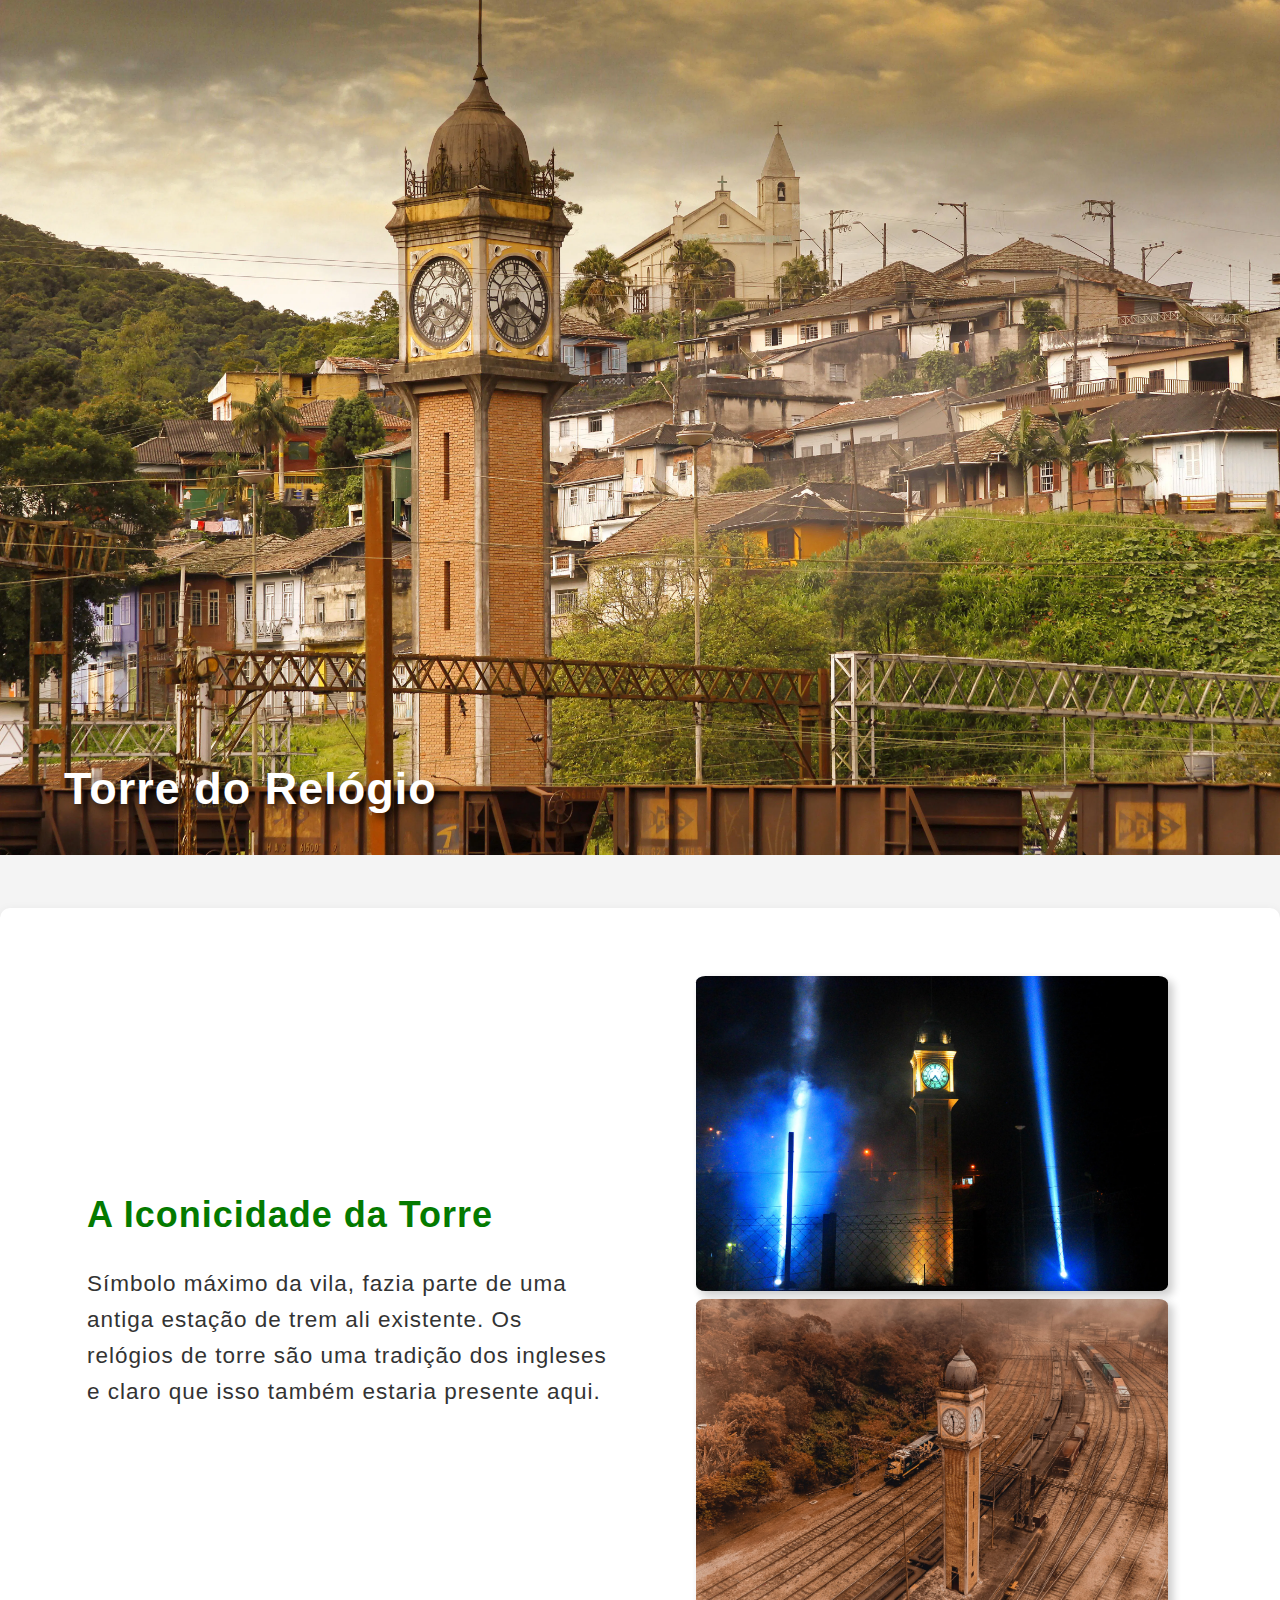
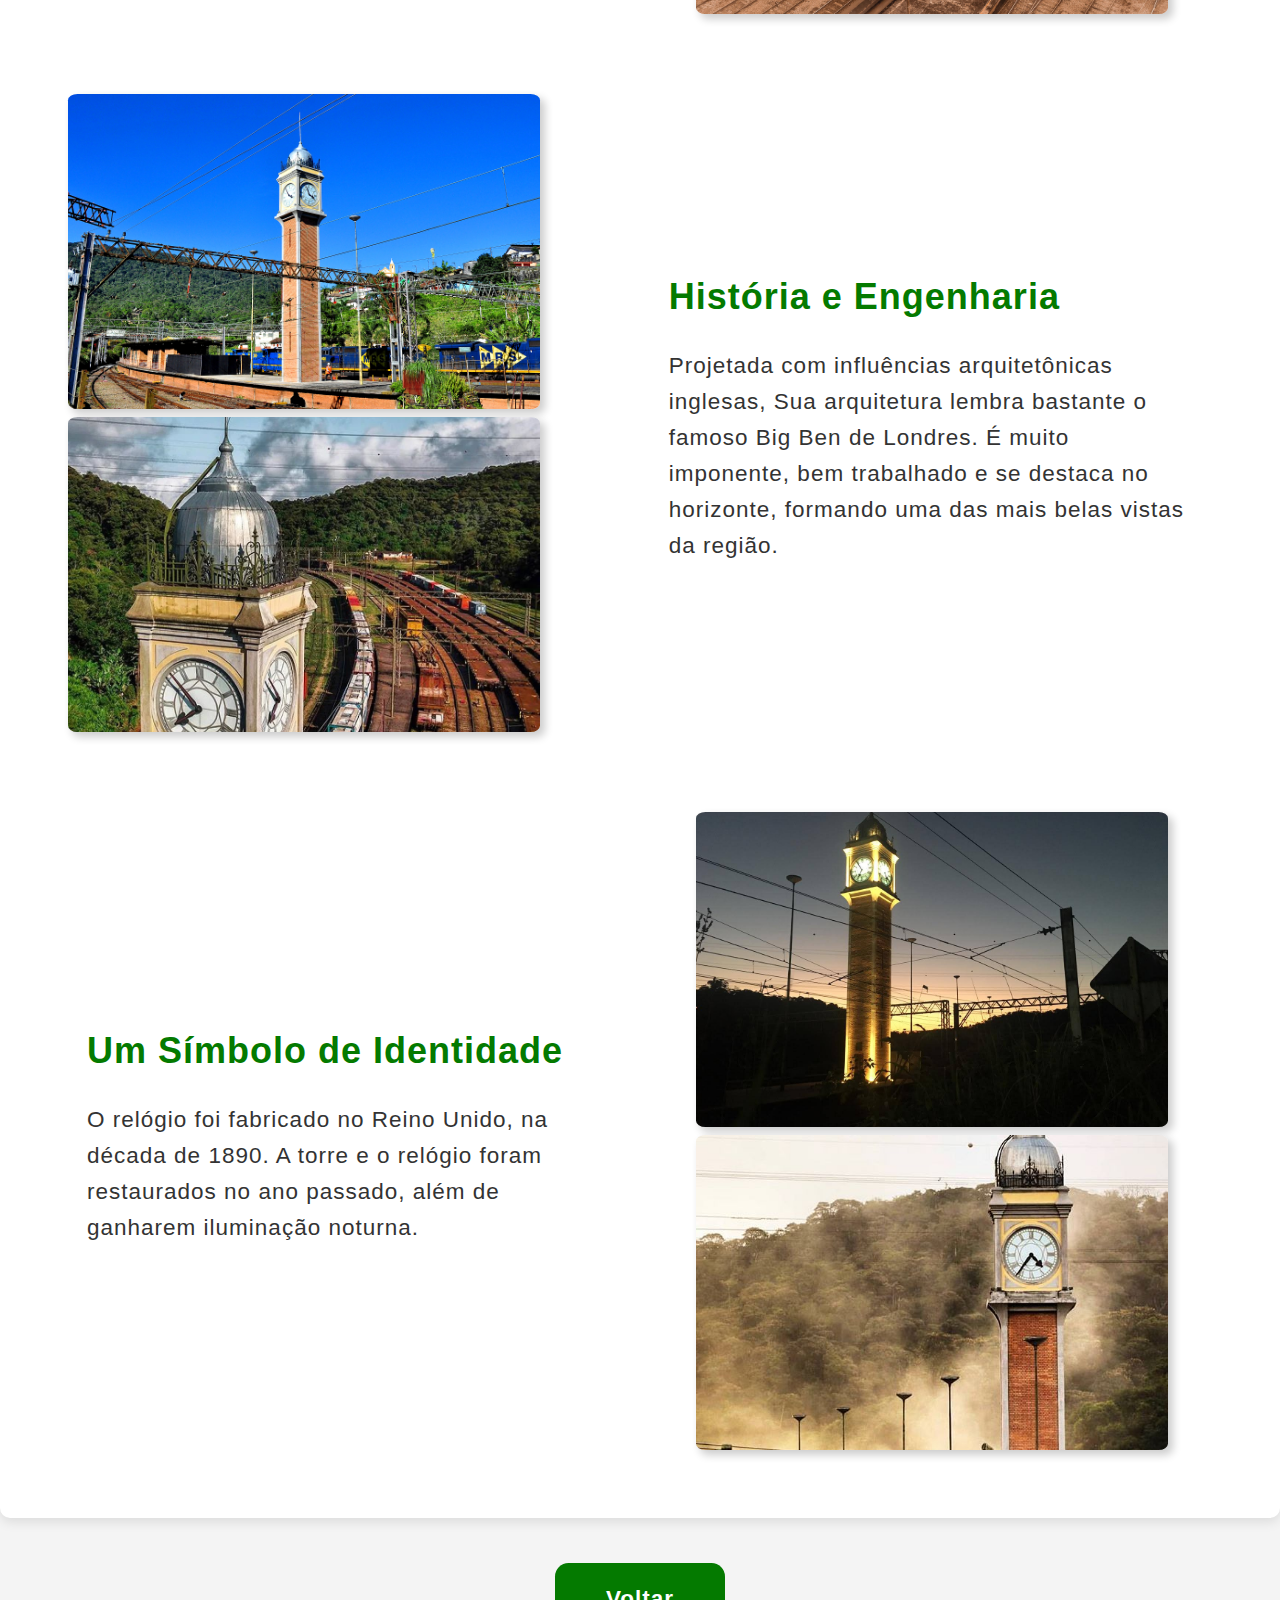
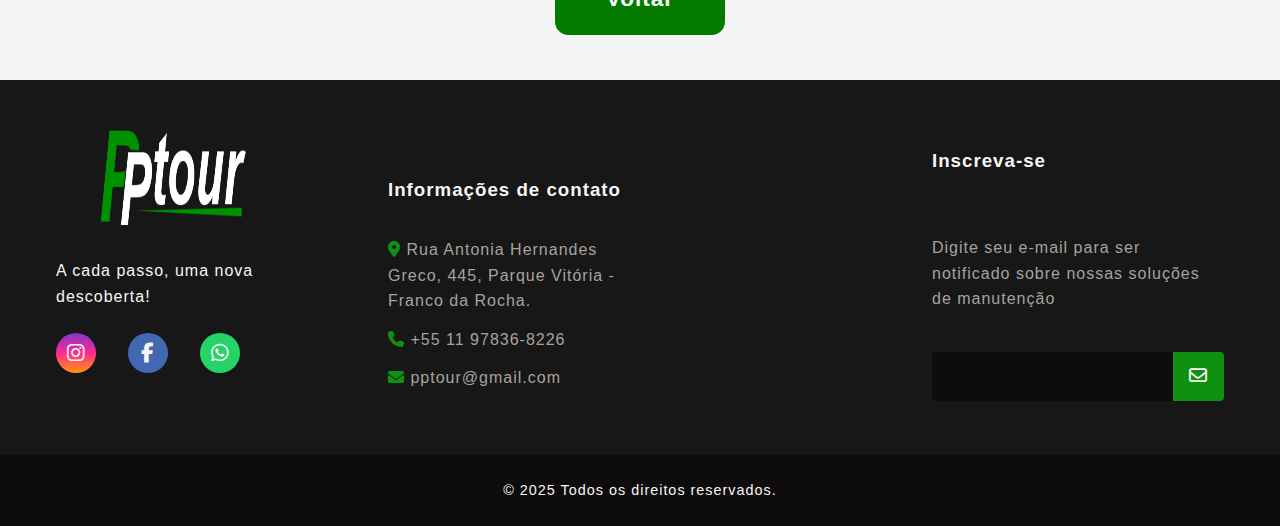
<file: paginas/torre.html>
<!DOCTYPE html>
<html lang="pt-BR">
<head>
  <meta charset="UTF-8">
  <meta name="viewport" content="width=device-width, initial-scale=1.0">
  <title>Torre do Relógio</title>
  <link rel="stylesheet" href="https://cdnjs.cloudflare.com/ajax/libs/font-awesome/6.7.2/css/all.min.css"
    integrity="sha512-Evv84Mr4kqVGRNSgIGL/F/aIDqQb7xQ2vcrdIwxfjThSH8CSR7PBEakCr51Ck+w+/U6swU2Im1vVX0SVk9ABhg=="
    crossorigin="anonymous" referrerpolicy="no-referrer" />
  <link rel="stylesheet" href="../assets/style/torre.css">
  <link rel="stylesheet" href="../assets/style/footer.css">
</head>
<body>
  <header>
    <img src="../assets/img/d6642274662b25347b6dae19ca7d2b92.jpg" alt="Torre do Relógio de Paranapiacaba" id="torre">
    <h1 class="titulo">Torre do Relógio</h1>
  </header>

  <main>
    <section class="conteudo">
  
      <div class="bloco">
        <div class="texto">
          <h2>A Iconicidade da Torre</h2>
          <p>Símbolo máximo da vila, fazia parte de uma antiga estação de trem ali existente. Os relógios de torre são uma tradição dos ingleses e claro que isso também estaria presente aqui.</p>
        </div>
        <div class="imagens">
          <div class="placeholder" id="box1"></div>
          <div class="placeholder" id="box2"></div>
        </div>
      </div>

      <div class="bloco invertido">
        <div class="texto">
          <h2>História e Engenharia</h2>
          <p>Projetada com influências arquitetônicas inglesas, Sua arquitetura lembra bastante o famoso Big Ben de Londres. É muito imponente, bem trabalhado e se destaca no horizonte, formando uma das mais belas vistas da região.</p>
        </div>
        <div class="imagens">
          <div class="placeholder" id="box3"></div>
          <div class="placeholder" id="box4"></div>
        </div>
      </div>

      <div class="bloco">
        <div class="texto">
          <h2>Um Símbolo de Identidade</h2>
          <p>O relógio foi fabricado no Reino Unido, na década de 1890. A torre e o relógio foram restaurados no ano passado, além de ganharem iluminação noturna.</p>
        </div>
        <div class="imagens">
          <div class="placeholder" id="box5"></div>
          <div class="placeholder" id="box6"></div>
        </div>
      </div>
    </section>

    <div class="botao-container">
      <a href="lobby.html" class="botao-mapa">Voltar</a>
    </div>
  </main>
  <footer id="rodape">
    <div id="rodapeContent">
      <div id="rodapeContatos">
        <img src="../assets/img/LOGO-(1).png" alt="">
        <p>A cada passo, uma nova descoberta!</p>
        <!-- <p>A cada estação, uma nova descoberta!</p> -->
        <div id="redeSocial">
          <a href="#" class="rodapeLink" id="intagram">
            <i class="fa-brands fa-instagram"></i>
          </a>
          <a href="#" class="rodapeLink" id="facebook">
            <i class="fa-brands fa-facebook-f"></i>
          </a>
          <a href="#" class="rodapeLink" id="whatsapp">
            <i class="fa-brands fa-whatsapp"></i>
          </a>
        </div>
      </div>
      <ul class="rodapeLista">
        <li>
          <h3>
            Informações de contato
          </h3>
        </li>
        <li>
          <i class="fa-solid fa-location-dot"></i>
          <a href="https://maps.app.goo.gl/JDXAEQAcFaK6cDJz5">
             Rua Antonia Hernandes Greco, 445, Parque Vitória - Franco da Rocha.
        </a>
        </li>
        <li>
          <i class="fa-solid fa-phone"></i>
          <a href="#" class="rodapeLink">+55 11 97836-8226</a>
        </li>
        <li>
          <i class="fa-solid fa-envelope"></i>
          <a href="#" class="rodapeLink">pptour@gmail.com</a>
        </li>
      </ul>

      <ul class="rodapeLista">
        <li>

        </li>
      </ul>
      <div id="rodapeSubscribe">
        <h3>
          Inscreva-se
        </h3>
        <p>
          Digite seu e-mail para ser notificado sobre nossas soluções de manutenção
        </p>
        <div id="inputGroup">
          <input type="email" id="email">
          <button>
            <i class="fa-regular fa-envelope"></i>
          </button>

        </div>
      </div>
    </div>
    <div id="rodapeCopyright">
      &#169
      2025 Todos os direitos reservados.
    </div>
  </footer>
</body>
</html>
</file>
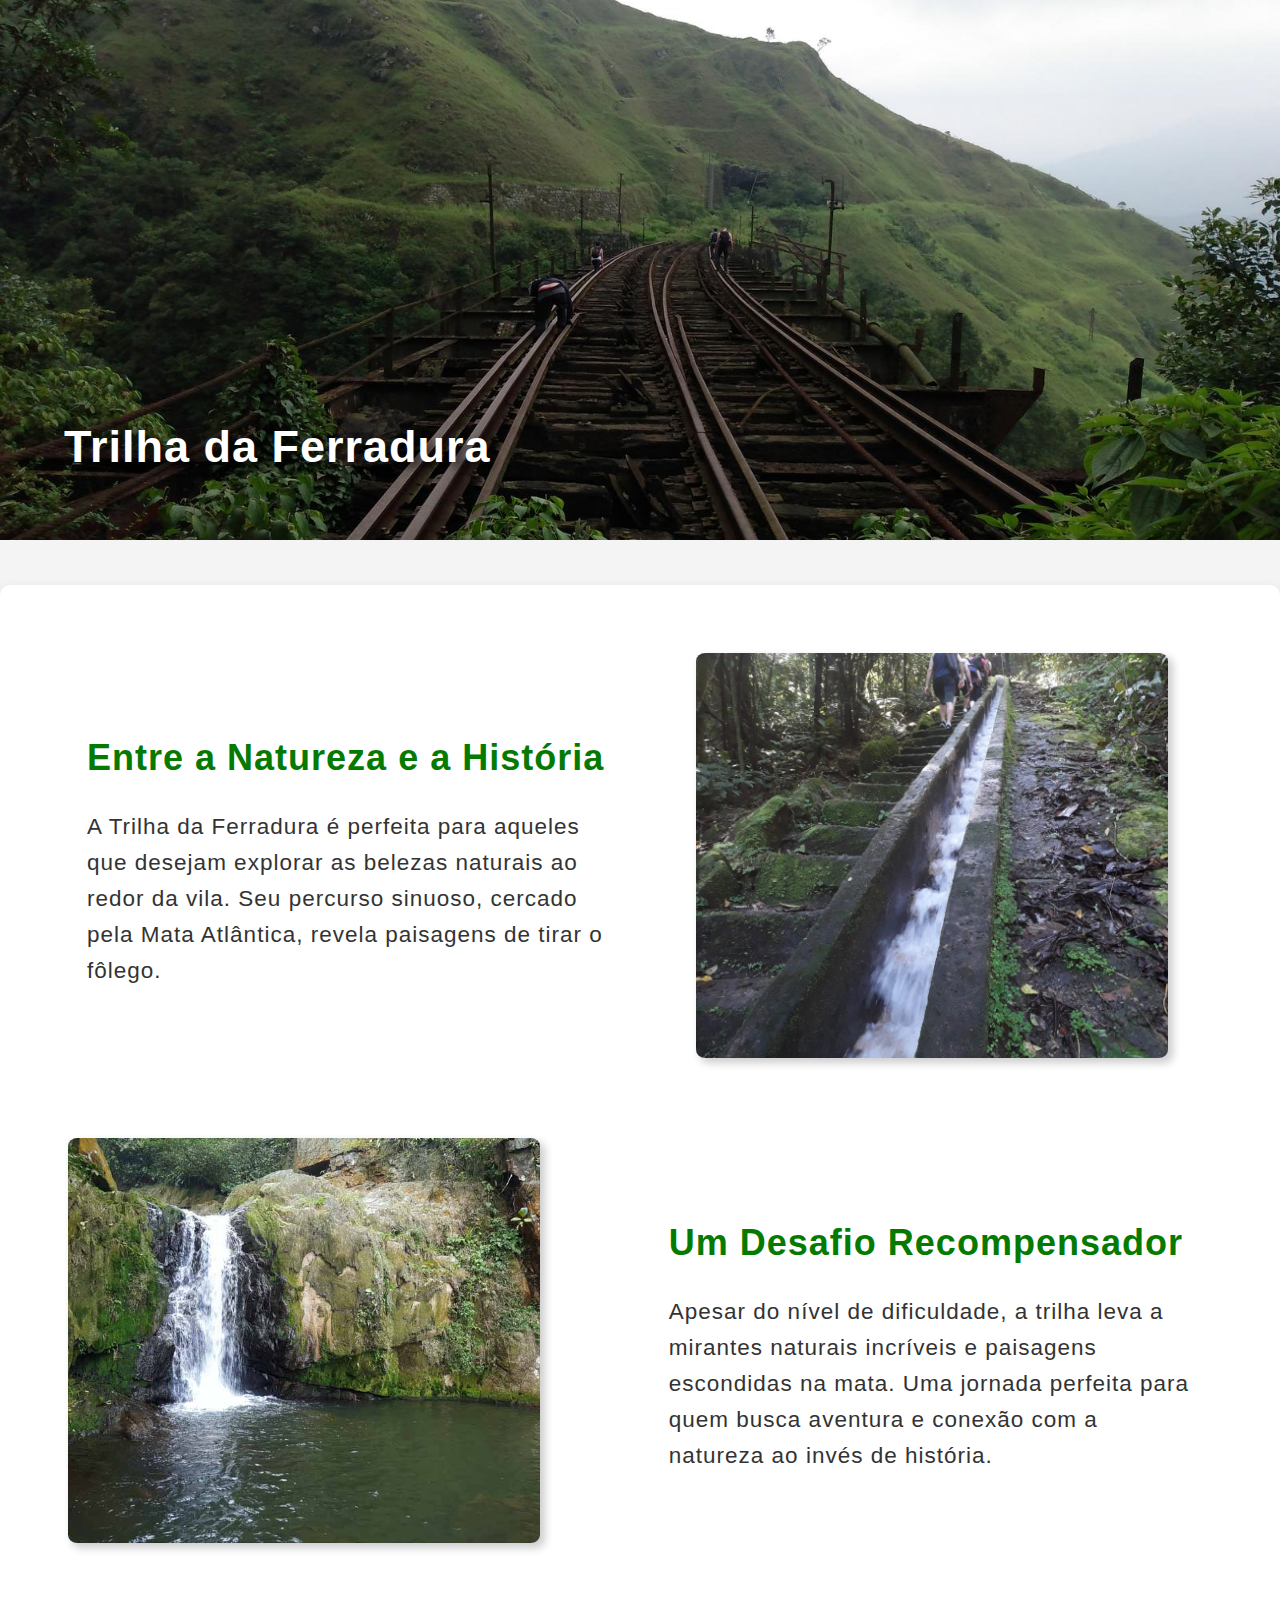
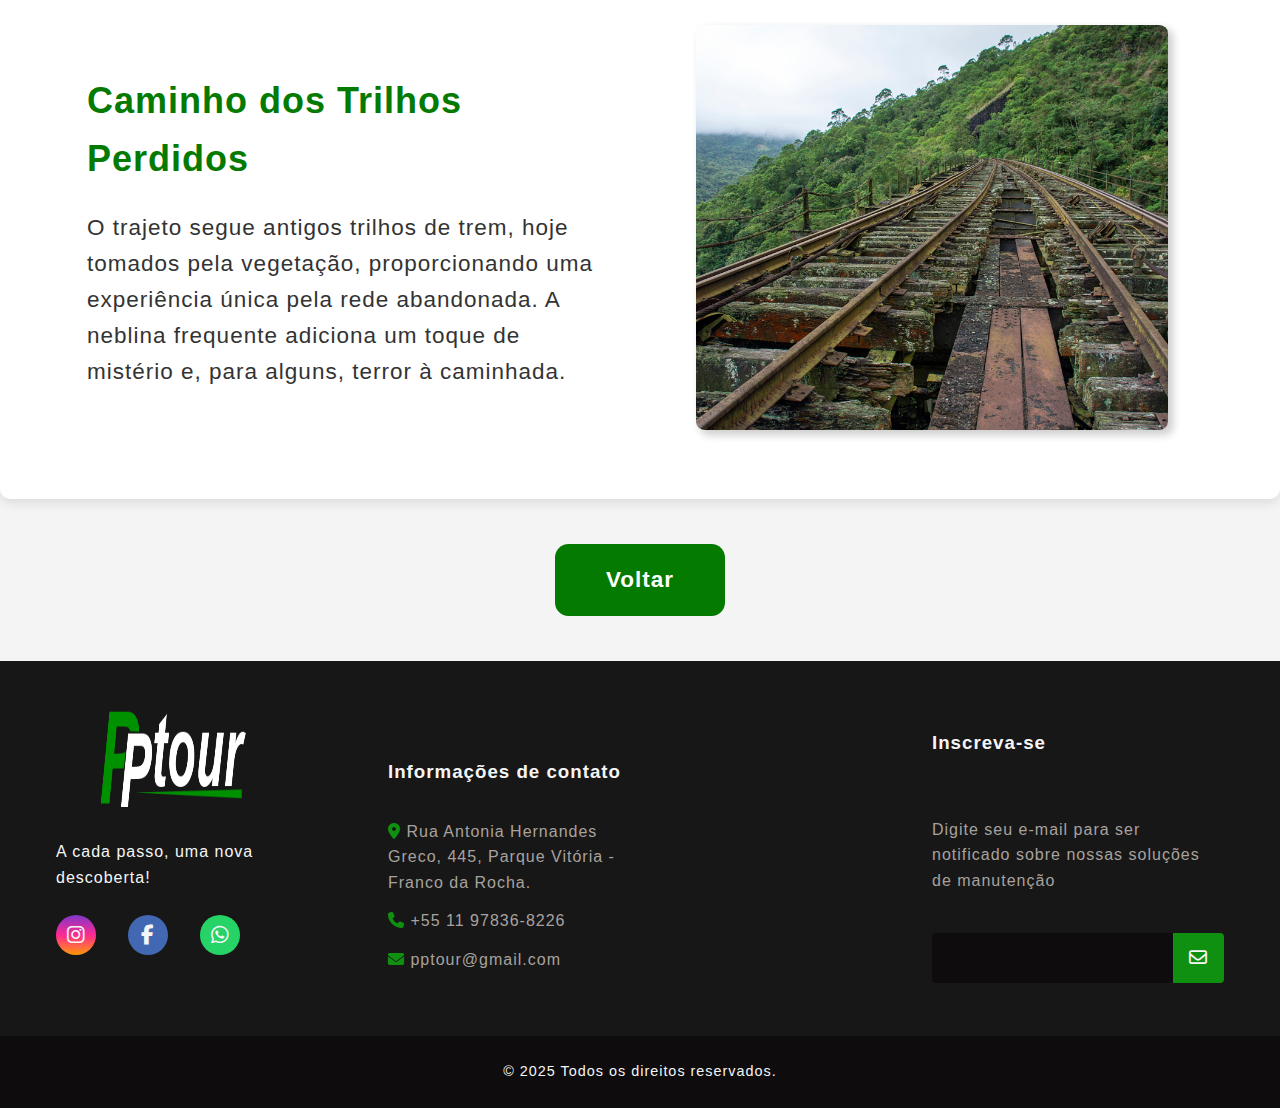
<file: paginas/trilha.html>
<!DOCTYPE html>
<html lang="pt-BR">
<head>
  <meta charset="UTF-8">
  <meta name="viewport" content="width=device-width, initial-scale=1.0">
  <title>Trilha</title>
  <link rel="stylesheet" href="https://cdnjs.cloudflare.com/ajax/libs/font-awesome/6.7.2/css/all.min.css"
    integrity="sha512-Evv84Mr4kqVGRNSgIGL/F/aIDqQb7xQ2vcrdIwxfjThSH8CSR7PBEakCr51Ck+w+/U6swU2Im1vVX0SVk9ABhg=="
    crossorigin="anonymous" referrerpolicy="no-referrer" />
  <link rel="stylesheet" href="../assets/style/trilha.css">
  <link rel="stylesheet" href="../assets/style/footer.css">
</head>
<body>
  <header id="topo">
    <img src="../assets/img/trilha4.jpg" id="trilha">
    <h1 class="titulo">Trilha da Ferradura</h1>
  </header>

  <main>
    <section class="conteudo">
  
      <div class="bloco">
        <div class="texto">
          <h2>Entre a Natureza e a História</h2>
          <p>A Trilha da Ferradura é perfeita para aqueles que desejam explorar as belezas naturais ao redor da vila.
             Seu percurso sinuoso, cercado pela Mata Atlântica, revela paisagens de tirar o fôlego.</p>
        </div>
        <div class="imagens">
          <div class="placeholder" id="box1"></div>
        </div>
      </div>

      <div class="bloco invertido">
        <div class="texto">
          <h2>Um Desafio Recompensador</h2>
          <p>Apesar do nível de dificuldade, a trilha leva a mirantes naturais incríveis e paisagens escondidas na mata. 
            Uma jornada perfeita para quem busca aventura e conexão com a natureza ao invés de história.</p>
        </div>
        <div class="imagens">
          <div class="placeholder" id="box3"></div>
        </div>
      </div>

      <div class="bloco">
        <div class="texto">
          <h2>Caminho dos Trilhos Perdidos</h2>
          <p>O trajeto segue antigos trilhos de trem, hoje tomados pela vegetação, proporcionando uma experiência única pela rede abandonada.
             A neblina frequente adiciona um toque de mistério e, para alguns, terror à caminhada.</p>
        </div>
        <div class="imagens">
          <div class="placeholder" id="box5"></div>
        </div>
      </div>
    </section>

    <div class="botao-container">
      <a href="lobby.html" class="botao-mapa">Voltar</a>
    </div>
  </main>
  <footer id="rodape">
    <div id="rodapeContent">
      <div id="rodapeContatos">
        <img src="../assets/img/LOGO-(1).png" alt="">
        <p>A cada passo, uma nova descoberta!</p>
        <!-- <p>A cada estação, uma nova descoberta!</p> -->
        <div id="redeSocial">
          <a href="#" class="rodapeLink" id="intagram">
            <i class="fa-brands fa-instagram"></i>
          </a>
          <a href="#" class="rodapeLink" id="facebook">
            <i class="fa-brands fa-facebook-f"></i>
          </a>
          <a href="#" class="rodapeLink" id="whatsapp">
            <i class="fa-brands fa-whatsapp"></i>
          </a>
        </div>
      </div>
      <ul class="rodapeLista">
        <li>
          <h3>
            Informações de contato
          </h3>
        </li>
        <li>
          <i class="fa-solid fa-location-dot"></i>
          <a href="https://maps.app.goo.gl/JDXAEQAcFaK6cDJz5">
             Rua Antonia Hernandes Greco, 445, Parque Vitória - Franco da Rocha.
        </a>
        </li>
        <li>
          <i class="fa-solid fa-phone"></i>
          <a href="#" class="rodapeLink">+55 11 97836-8226</a>
        </li>
        <li>
          <i class="fa-solid fa-envelope"></i>
          <a href="#" class="rodapeLink">pptour@gmail.com</a>
        </li>
      </ul>

      <ul class="rodapeLista">
        <li>

        </li>
      </ul>
      <div id="rodapeSubscribe">
        <h3>
          Inscreva-se
        </h3>
        <p>
          Digite seu e-mail para ser notificado sobre nossas soluções de manutenção
        </p>
        <div id="inputGroup">
          <input type="email" id="email">
          <button>
            <i class="fa-regular fa-envelope"></i>
          </button>

        </div>
      </div>
    </div>
    <div id="rodapeCopyright">
      &#169
      2025 Todos os direitos reservados.
    </div>
  </footer>
</body>
</html>
</file>
<file: assets/style/footer.css>
:root{
    --color-neutral-0: #0e0c0c;
    --color-neutral-10: #171717;
    --color-neutral-30: #a8a29e;
    --color-neutral-40: #f5f5f5;
}

@font-face {
    * {
        src: url(PPTOUR/assets/fonts/Inter-Italic-VariableFont_opsz\,wght.ttf);
    }
}

* {
    letter-spacing: 1px;
}

#rodape{
    width: 100%;
    color: var(--color-neutral-40);
    display: flex;
    flex-direction: column;
}
.rodapeLink{
    text-decoration: none;
}
#rodapeContent{
    background-color: var(--color-neutral-10);
    display: grid;
    grid-template-columns: repeat(4, 1fr);
    padding: 3rem 3.5rem;
}
#rodapeContatos h1{
    margin-bottom: 0.75rem;

}
#rodapeContatos img{
    height: 35%;
    width: 50%;
    margin-left: 15%;
    margin-bottom: 9px;
}
#redeSocial{
    display: flex;
    gap: 2rem;
    margin-top: 1.5rem;
}
#redeSocial .rodapeLink{
    display: flex;
    align-items: center;
    justify-content: center;
    height: 2.5rem;
    width: 2.5rem;
    color: var(--color-neutral-40);
    border-radius: 50%;
    transition: all 0.4s;
}
#redeSocial .rodapeLink:hover{
    opacity: 0.8;
}
#redeSocial .rodapeLink i{
    font-size: 1.25rem;
}
#intagram{
background: linear-gradient(#7f37c9, #ff2992, #ff9807);
}
#facebook{
    background-color: #4267b3;
}
#whatsapp{
    background-color: #25d366;
}
.rodapeLista{
    display: flex;
    flex-direction: column;
    gap: 0.75;
    list-style: none;
}
.rodapeLista a{
    text-decoration: none;
    color: transparent;
    color: var(--color-neutral-30);
    transition: all 0.4s;
}
.rodapeLista li{
    margin-top: 13px;
}
.rodapeLista a:hover{
    color: #109010;
}
.rodapeLista i{
    color: #109010;
}
.rodapeLista .rodapeLink{
    color: var(--color-neutral-30);
    transition: all 0.4s;
}
.rodapeLista .rodapeLink:hover{
    color: #109010;
}
#rodapeSubscribe{
    display: flex;
    flex-direction: column;
    gap: 1.5rem;
}
#rodapeSubscribe p{
color: var(--color-neutral-30);
}
#inputGroup{
    display: flex;
    align-items: center;
    background-color: var(--color-neutral-0);
    border-radius: 4px;
}
#inputGroup input{
    all: unset;
    padding: 0.75rem;
    width: 100%;
}
#inputGroup button{
    background-color: #109010;
    border: none;
    color: var(--color-neutral-40);
    padding: 0px 1rem;
    font-size: 1.12rem;
    height: 100%;
    border-radius: 0px 4px 4px 0px;
    cursor: pointer;
    transition: all 0.4s;
}

#inputGroup button:hover{
    opacity: 0.8;
}
#rodapeCopyright{
    display: flex;
    justify-content: center;
    background-color: var(--color-neutral-0);
    font-size: 0.9rem;
    padding: 1.5rem;
    font-weight: 100;
}

@media screen  and ( max-width: 768px){
    #rodapeContent{
        grid-template-columns: repeat(2, 1fr);
        gap: 2rem;
    }
}
@media screen  and ( max-width: 426px){
    #rodapeContent{
        grid-template-columns: repeat(1, 1fr);
        padding: 3rem 2rem;
    }
}
</file>
<file: assets/style/casafox.css>
body {
    margin: 0;
    padding: 0;
    font-family: 'Arial', sans-serif;
    line-height: 1.6;
    background-color: #f4f4f4;
    color: #333;
  }
  

  #topo {
    position: relative;
    width: 100%;
    height: 60vh; 
    overflow: hidden;
  }
  
  #casa {
    width: 100%;
    height: 100%;
    object-fit: cover;
  }
  
  .titulo {
    position: absolute;
    bottom: 5%;
    left: 5%;
    color: white;
    font-size: 5vh; 
    font-weight: bold;
    text-shadow: 0.5vh 0.5vh 1vh rgba(0, 0, 0, 0.8);
  }
  
 
  .conteudo {
    padding: 5% 5%;
    background: white; 
    border-radius: 10px; 
    box-shadow: 0 4px 12px rgba(0, 0, 0, 0.1); 
    max-width: 1100px; 
    margin: 5vh auto; 
    display: flex;
    flex-direction: column;
    gap: 8vh; 
  }
  
  .bloco {
    display: flex;
    align-items: center;
    justify-content: space-between;
    gap: 5%; 
  }
  
  .invertido {
    flex-direction: row-reverse;
  }
  
  .texto {
    flex: 1;
    padding: 2%;
  }
  
  .texto h2 {
    margin-bottom: 2%;
    color: #047a00; 
    font-size: 4vh;
  }
  
  .texto p {
    font-size: 2.5vh; 
    text-align: left; 
    color: #333; 
  }
  
  
  .imagens {
    flex: 1;
    display: flex;
    flex-direction: column;
    gap: 4%; 
  }
  
  .placeholder {
    width: 100%;
    height: 25vh;
    background-size: cover;
    background-position: center;
    border-radius: 2%; 
    box-shadow: 0.5vh 0.5vh 1vh rgba(0, 0, 0, 0.2); 
  }
  

  #box1 { background-image: url(../img/casa_fox2.jpg);
         height: 40vh;
         width: 60vh; 
  }

  #box3 { background-image: url(../img/casa_fox1.jpg);
        height: 40vh;
        width: 60vh;
  }

  #box5 { background-image: url(../img/casa_fox3.jpg);
          height: 40vh;
          width: 60vh;
}
  
  
  .botao-container {
    display: flex;
    justify-content: center;
    margin: 5vh 0;
  }
  
  .botao-mapa {
    padding: 2vh 4vw; 
    background-color: #047a00; 
    color: white;
    text-decoration: none;
    font-size: 2.5vh; 
    border-radius: 1.5vh; 
    font-weight: bold;
    transition: background-color 0.3s ease, transform 0.3s ease;
  }
  
  .botao-mapa:hover {
    background-color: #032f02;
    transform: scale(1.1); 
  }
</file>
<file: assets/style/cemitério.css>
body {
    margin: 0;
    padding: 0;
    font-family: 'Arial', sans-serif;
    line-height: 1.6;
    background-color: #f4f4f4;
    color: #333;
  }
  

  #topo {
    position: relative;
    width: 100%;
    height: 60vh; 
    overflow: hidden;
  }

  #topo img {
    width: 100%;
    height: 120%;
    background-size: cover;
    opacity: 0.7;
  }
  
  #casa{
    width: 100%;
    height: 100%;
    object-fit: cover;
  }
  
  .titulo {
    position: absolute;
    bottom: 5%;
    left: 5%;
    color: white;
    font-size: 5vh; 
    font-weight: bold;
    text-shadow: 0.5vh 0.5vh 1vh rgba(0, 0, 0, 0.8);
  }
  
 
  .conteudo {
    padding: 5% 5%;
    background: white; 
    border-radius: 10px; 
    box-shadow: 0 4px 12px rgba(0, 0, 0, 0.1); 
    max-width: 1100px; 
    margin: 5vh auto; 
    display: flex;
    flex-direction: column;
    gap: 8vh; 
  }
  
  .bloco {
    display: flex;
    align-items: center;
    justify-content: space-between;
    gap: 5%; 
  }
  
  .invertido {
    flex-direction: row-reverse;
  }
  
  .texto {
    flex: 1;
    padding: 2%;
  }
  
  .texto h2 {
    margin-bottom: 2%;
    color: #047a00; 
    font-size: 4vh;
  }
  
  .texto p {
    font-size: 2.5vh; 
    text-align: left; 
    color: #333; 
  }
  
  
  .imagens {
    flex: 1;
    display: flex;
    flex-direction: column;
    gap: 4%; 
  }
  
  .placeholder {
    width: 100%;
    height: 25vh;
    background-size: cover;
    background-position: center;
    border-radius: 2%; 
    box-shadow: 0.5vh 0.5vh 1vh rgba(0, 0, 0, 0.2); 
  }
  

  #box1 { background-image: url(../img/Cemitério1.jpg);
         height: 40vh;
         width: 60vh; 
  }

  #box3 { background-image: url(../img/Cemitério2.jpg);
        height: 40vh;
        width: 60vh;
  }

  #box5 { background-image: url(../img/Cemitério3.jpg);
          height: 40vh;
          width: 60vh;
}
  
  
  .botao-container {
    display: flex;
    justify-content: center;
    margin: 5vh 0;
  }
  
  .botao-mapa {
    padding: 2vh 4vw; 
    background-color: #047a00; 
    color: white;
    text-decoration: none;
    font-size: 2.5vh; 
    border-radius: 1.5vh; 
    font-weight: bold;
    transition: background-color 0.3s ease, transform 0.3s ease;
  }
  
  .botao-mapa:hover {
    background-color: #032f02;
    transform: scale(1.1); 
  }
</file>
<file: assets/style/curiosidades.css>
* {
    margin: 0;
    padding: 0;
    box-sizing: border-box;
}

body {
    width: 100%;
    height: 100%;
    background-color: black;
}

#principal {
    width: 100%;
    height: 100px;
    background-color: black;
}

#fundo {
    width: 100%;
    height: 535px;
    background-color: brown;
    position: relative; 
}

#fundo img {
    width: 100%;
    height: 100%;
}

#fundo h3,
#fundo p {
    position: absolute; 
    color: #000; 
    font-family: Verdana;
}

#fundo h3 {
    top: 20%; 
    left: 5%; 
    font-size: 30px; 
}

#fundo p {
    top: 30%;
    left: 5%; 
    font-size: 18px;
    
}
#imagem1 h3{

    font-size: 50px;
    color: #fff;
    display: flex;
    justify-content: center;
    align-items: center;
    margin-top: 30px;
}
#imagem1{
    width: 100%;
    height: 650px;
    
}
#imagem1 img{
    width: 100%;
    height: 90%;
    padding: 30px;
    padding-top: 10px;
}
#box{
    position: absolute;
    width: 500px;
    height: 250px;
    background-color: #fff;
    border-radius: 20px; 
    box-shadow: 10px 10px 20px #000; 
    padding: 30px;
    margin-left: 800px;
    top: 950px;
}
p{
    top: 30%;
    left: 5%; 
    font-size: 18px;
}
h2{
    top: 30%;
    left: 5%; 
    font-size: 30px;
    color: #000;
    padding: 10px;
}
#box a{
    width: 150px;
    height: 40px;
    background-color: #47a065;
    color: #000;
    border-radius: 20px;
    text-decoration: none;
    top: 20px;
    display: flex;
    position: relative;
    align-items: center;
    justify-content: center;
    cursor: pointer;
    transition:  transform 200ms ease-in-out;
  }
  a:hover{
    transform: scale(1.1);
  }
#imagem2{
    width: 100%;
    height: 650px;
    
}
#imagem2 img{
    width: 100%;
    height: 100%;
    padding: 30px;
    padding-top: 10px;

}
#box2{
    position: absolute;
    width: 500px;
    height: 250px;
    background-color: #000;
    border-radius: 20px; 
    box-shadow: 10px 10px 20px #000; 
    padding: 30px;
    margin-left: 800px;
    top: 1650px;
    
}
#box2 h2{
    top: 30%;
    left: 5%; 
    font-size: 30px;
    color: #fff;
    padding: 10px;
}
#box2 p{
    top: 30%;
    left: 5%; 
    font-size: 18px;
    color: #fff;
}
#box2 a{
    width: 150px;
    height: 40px;
    background-color: #47a065;
    color: #fff;
    border-radius: 20px;
    text-decoration: none;
    top: 20px;
    display: flex;
    position: relative;
    align-items: center;
    justify-content: center;
    cursor: pointer;
    transition:  transform 200ms ease-in-out;
}
a:hover{
    transform: scale(1.1);
}
</file>
<file: assets/style/navbar.css>
section {
	text-align: center;
	margin-bottom: 0;
	top: 0;
	position: relative;
	height: 80px;
	width: 100%;
	background-color: transparent;
	display: flex;
	animation: slide-in 1s ease-out;
	position: fixed;
	z-index: 2;
	background-color: black;
  }
  
  section #nav_bar {
	text-align: center;
	margin-bottom: 0;
	top: 0;
	position: relative;
	height: 80px;
	width: 100%;
	background-color: transparent;
	display: flex;
	animation: slide-in 1s ease-out;
	position: fixed;
	z-index: 2;
	background-color: black;
  }
  
  /* class logo */
  
  .logo {
	color: rgb(255, 255, 255);
	width: 50%;
	height: 75px;
	display: flex;
	align-items: center;
	justify-content: left;
	margin-bottom: 50px;
  }
  
  #logoimg {
	margin-bottom: 30px;
	margin-left: 90px;
	margin-top: 30px;
	align-items: center;
	width: 25%;
	display: flex;
	padding-left: 20px;
  }
  
  /* class menuButton */
  .menuButton {
	width: 50%;
	height: 75px;
	display: flex;
	align-items: end;
	justify-content: space-around;
	margin-bottom: 9px;
  }
  
  .menuButton button {
	font-size: 18px;
	margin-bottom: 12px;
  }
  
  .btn {
	color: white;
	background-color: transparent;
	width: 100px;
	height: 30px;
	border-style: none;
	cursor: pointer;
	transition: transform 200ms ease-in-out;
  }
  
  .btn:hover {
	margin: 10px;
	transform: scale(1.1);
	border-bottom: 1px solid #109010;
  }
  
  /* o # e usado para estilzar div com id */
  /* id objeto logo */
  #objeto {
	position: relative;
	width: 80%;
	height: auto;
	display: flex;
	align-items: center;
	justify-content: center;
	flex-direction: column;
	margin-top: 15%;
	margin-left: 5%;
  }
  
  #objeto h1 {
	margin: auto;
	width: 100%;
	text-align: center;
	color: white;
	font-size: 36px;
  }
  
  #objeto p {
	margin: auto;
	font-size: 20px;
	color: white;
	width: 50%;
  }
  
  #button button {
	width: 300px;
	height: 200px;
	background-color: #109010;
	margin-top: 120px;
	margin-right: 600px;
	color: white;
	font-size: 20px;
	border-style: none;
	border-radius: 10px;
	transition: transform 1s ease-in-out;
  }
  
  #button button:hover {
	background-color: white;
	color: #109010;
	transform: scale(1.2);
  }
</file>
<file: assets/style/estacao.css>
body {
    margin: 0;
    padding: 0;
    font-family: 'Arial', sans-serif;
    line-height: 1.6;
    background-color: #f4f4f4;
    color: #333;
  }
  

  #topo {
    position: relative;
    width: 100%;
    height: 60vh; 
    overflow: hidden;
  }
  
  #estacao {
    width: 100%;
    height: 100%;
    object-fit: cover;
  }
  
  .titulo {
    position: absolute;
    bottom: 5%;
    left: 5%;
    color: white;
    font-size: 5vh; 
    font-weight: bold;
    text-shadow: 0.5vh 0.5vh 1vh rgba(0, 0, 0, 0.8);
  }
  
 
  .conteudo {
    padding: 5% 5%;
    background-color: #032f02;
    border-radius: 10px; 
    box-shadow: 0 4px 12px rgba(0, 0, 0, 0.1); 
    max-width: 1400px; 
    margin: 5vh auto; 
    display: flex;
    flex-direction: column;
    gap: 8vh; 
  }
  
  .bloco {
    display: flex;
    align-items: center;
    justify-content: space-between;
    gap: 5%; 
  }
  
  .invertido {
    flex-direction: row-reverse;
  }
  
  .texto {
    flex: 1;
    padding: 2%;
  }
  
  .texto h2 {
    margin-bottom: 2%;
    color: #047a00; 
    font-size: 4vh;
  }
  
  .texto p {
    font-size: 2.5vh; 
    text-align: left; 
    color: #333; 
  }
  
  
  .imagens {
    flex: 1;
    display: flex;
    flex-direction: column;
    gap: 4%; 
  }
  
  .placeholder {
    width: 90%;
    height: 45vh;
    margin: 4px;
    background-size: cover;
    background-position: center;
    border-radius: 2%; 
    box-shadow: 0.5vh 0.5vh 1vh rgba(0, 0, 0, 0.2); 
  }
  

  #box1 { background-image: url(../img/estacao1.jpg);}
  #box3 { background-image: url(../img/estacao2.jpg); }
  #box5 { background-image: url(../img/estacao4.jpg);}
  
  
  
  .botao-container {
    display: flex;
    justify-content: center;
    margin: 5vh 0;
  }
  
  .botao-mapa {
    padding: 2vh 4vw; 
    background-color: #047a00; 
    color: white;
    text-decoration: none;
    font-size: 2.5vh; 
    border-radius: 1.5vh; 
    font-weight: bold;
    transition: background-color 0.3s ease, transform 0.3s ease;
  }
  
  .botao-mapa:hover {
    background-color: #032f02;
    transform: scale(1.1); 
  }
</file>
<file: assets/style/igreja.css>
body {
    margin: 0;
    padding: 0;
    font-family: 'Arial', sans-serif;
    line-height: 1.6;
    background-color: #f4f4f4;
    color: #333;
  }
  

  #topo {
    position: relative;
    width: 100%;
    height: 60vh; 
    overflow: hidden;
  }

  #topo img {
    width: 100%;
    height: 100%;
    background-size: cover;
  }
  
  #casa{
    width: 100%;
    height: 100%;
    object-fit: cover;
  }
  
  .titulo {
    position: absolute;
    bottom: 5%;
    left: 5%;
    color: white;
    font-size: 5vh; 
    font-weight: bold;
    text-shadow: 0.5vh 0.5vh 1vh rgba(0, 0, 0, 0.8);
  }
  
 
  .conteudo {
    padding: 5% 5%;
    background: white; 
    border-radius: 10px; 
    box-shadow: 0 4px 12px rgba(0, 0, 0, 0.1); 
    max-width: 1100px; 
    margin: 5vh auto; 
    display: flex;
    flex-direction: column;
    gap: 8vh; 
  }
  
  .bloco {
    display: flex;
    align-items: center;
    justify-content: space-between;
    gap: 5%; 
  }
  
  .invertido {
    flex-direction: row-reverse;
  }
  
  .texto {
    flex: 1;
    padding: 2%;
  }
  
  .texto h2 {
    margin-bottom: 2%;
    color: #047a00; 
    font-size: 4vh;
  }
  
  .texto p {
    font-size: 2.5vh; 
    text-align: left; 
    color: #333; 
  }
  
  
  .imagens {
    flex: 1;
    display: flex;
    flex-direction: column;
    gap: 4%; 
  }
  
  .placeholder {
    width: 100%;
    height: 25vh;
    background-size: cover;
    background-position: center;
    border-radius: 2%; 
    box-shadow: 0.5vh 0.5vh 1vh rgba(0, 0, 0, 0.2); 
  }
  

  #box1 { background-image: url(../img/igreja2.jpg);
         height: 40vh;
         width: 60vh; 
  }

  #box3 { background-image: url(../img/igreja1.jpg);
        height: 40vh;
        width: 60vh;
  }

  #box5 { background-image: url(../img/igreja3.jpg);
          height: 40vh;
          width: 60vh;
}
  
  
  .botao-container {
    display: flex;
    justify-content: center;
    margin: 5vh 0;
  }
  
  .botao-mapa {
    padding: 2vh 4vw; 
    background-color: #047a00; 
    color: white;
    text-decoration: none;
    font-size: 2.5vh; 
    border-radius: 1.5vh; 
    font-weight: bold;
    transition: background-color 0.3s ease, transform 0.3s ease;
  }
  
  .botao-mapa:hover {
    background-color: #032f02;
    transform: scale(1.1); 
  }
</file>
<file: assets/style/museu.css>
body {
    margin: 0;
    padding: 0;
    font-family: 'Arial', sans-serif;
    line-height: 1.6;
    background-color: #f4f4f4;
    color: #333;
  }
  

  #topo {
    position: relative;
    width: 100%;
    height: 60vh; 
    overflow: hidden;
  }

  #topo img{
    width: 100%;
    height: 120%;
    background-size: cover;
  }
  
  .titulo {
    position: absolute;
    bottom: 5%;
    left: 5%;
    color: white;
    font-size: 5vh; 
    font-weight: bold;
    text-shadow: 0.5vh 0.5vh 1vh rgba(0, 0, 0, 0.8);
  }
  
 
  .conteudo {
    padding: 5% 5%;
    background: white; 
    border-radius: 10px; 
    box-shadow: 0 4px 12px rgba(0, 0, 0, 0.1); 
    max-width: 1100px; 
    margin: 5vh auto; 
    display: flex;
    flex-direction: column;
    gap: 8vh; 
  }
  
  .bloco {
    display: flex;
    align-items: center;
    justify-content: space-between;
    gap: 5%; 
  }
  
  .invertido {
    flex-direction: row-reverse;
  }
  
  .texto {
    flex: 1;
    padding: 2%;
  }
  
  .texto h2 {
    margin-bottom: 2%;
    color: #047a00; 
    font-size: 4vh;
  }
  
  .texto p {
    font-size: 2.5vh; 
    text-align: left; 
    color: #333; 
  }
  
  
  .imagens {
    flex: 1;
    display: flex;
    flex-direction: column;
    gap: 4%; 
  }
  
  .placeholder {
    width: 100%;
    height: 25vh;
    background-size: cover;
    background-position: center;
    border-radius: 2%; 
    box-shadow: 0.5vh 0.5vh 1vh rgba(0, 0, 0, 0.2); 
  }
  

  #box1 { background-image: url(../img/museu2.jpg);
         height: 40vh;
         width: 60vh; 
  }

  #box3 { background-image: url(../img/museu1.jpg);
        height: 40vh;
        width: 60vh;
  }

  #box5 { background-image: url(../img/museu3.jpg);
          height: 40vh;
          width: 60vh;
}
  
  
  .botao-container {
    display: flex;
    justify-content: center;
    margin: 5vh 0;
  }
  
  .botao-mapa {
    padding: 2vh 4vw; 
    background-color: #047a00; 
    color: white;
    text-decoration: none;
    font-size: 2.5vh; 
    border-radius: 1.5vh; 
    font-weight: bold;
    transition: background-color 0.3s ease, transform 0.3s ease;
  }
  
  .botao-mapa:hover {
    background-color: #032f02;
    transform: scale(1.1); 
  }
</file>
<file: assets/style/torre.css>
body {
    margin: 0;
    padding: 0;
    font-family: 'Arial', sans-serif;
    line-height: 1.6;
    background-color: #f4f4f4;
    color: #333;
  }
  

  #topo {
    position: relative;
    width: 100%;
    height: 60vh; 
    overflow: hidden;
  }
  
  #torre {
    width: 100%;
    height: 95vh;
  }
  
  .titulo {
    position: absolute;
    bottom: 5%;
    left: 5%;
    color: white;
    font-size: 5vh; 
    font-weight: bold;
    text-shadow: 0.5vh 0.5vh 1vh rgba(0, 0, 0, 0.8);
  }
  
 
  .conteudo {
    padding: 5% 5%;
    background: white; 
    border-radius: 10px; 
    box-shadow: 0 4px 12px rgba(0, 0, 0, 0.1); 
    max-width: 1400px; 
    margin: 5vh auto; 
    display: flex;
    flex-direction: column;
    gap: 8vh; 
  }
  
  .bloco {
    display: flex;
    align-items: center;
    justify-content: space-between;
    gap: 5%; 
  }
  
  .invertido {
    flex-direction: row-reverse;
  }
  
  .texto {
    flex: 1;
    padding: 2%;
  }
  
  .texto h2 {
    margin-bottom: 2%;
    color: #047a00; 
    font-size: 4vh;
  }
  
  .texto p {
    font-size: 2.5vh; 
    text-align: left; 
    color: #333; 
  }
  
  
  .imagens {
    flex: 1;
    display: flex;
    flex-direction: column;
    gap: 4%; 
  }
  
  .placeholder {
    width: 90%;
    height: 35vh;
    margin: 4px;
    background-size: cover;
    background-position: center;
    border-radius: 2%; 
    box-shadow: 0.5vh 0.5vh 1vh rgba(0, 0, 0, 0.2); 
  }
  

  #box1 { background-image: url(../img/torre2.webp);}
  #box2 { background-image: url(../img/torre3.jpg);}
  #box3 { background-image: url(../img/torre4.jpg); }
  #box4 { background-image: url(../img/torre5.jpg); }
  #box5 { background-image: url(../img/torre1.jpeg); }
  #box6 { background-image: url(../img/torre6.jpg); }
  
  
  
  .botao-container {
    display: flex;
    justify-content: center;
    margin: 5vh 0;
  }
  
  .botao-mapa {
    padding: 2vh 4vw; 
    background-color: #047a00; 
    color: white;
    text-decoration: none;
    font-size: 2.5vh; 
    border-radius: 1.5vh; 
    font-weight: bold;
    transition: background-color 0.3s ease, transform 0.3s ease;
  }
  
  .botao-mapa:hover {
    background-color: #032f02;
    transform: scale(1.1); 
  }
</file>
<file: assets/style/trilha.css>
body {
    margin: 0;
    padding: 0;
    font-family: 'Arial', sans-serif;
    line-height: 1.6;
    background-color: #f4f4f4;
    color: #333;
  }
  

  #topo {
    position: relative;
    width: 100%;
    height: 60vh; 
    overflow: hidden;
  }
  
  #trilha {
    width: 100%;
    height: 100%;
    object-fit: cover;
  }
  
  .titulo {
    position: absolute;
    bottom: 5%;
    left: 5%;
    color: white;
    font-size: 5vh; 
    font-weight: bold;
    text-shadow: 0.5vh 0.5vh 1vh rgba(0, 0, 0, 0.8);
  }
  
 
  .conteudo {
    padding: 5% 5%;
    background: white; 
    border-radius: 10px; 
    box-shadow: 0 4px 12px rgba(0, 0, 0, 0.1); 
    max-width: 1400px; 
    margin: 5vh auto; 
    display: flex;
    flex-direction: column;
    gap: 8vh; 
  }
  
  .bloco {
    display: flex;
    align-items: center;
    justify-content: space-between;
    gap: 5%; 
  }
  
  .invertido {
    flex-direction: row-reverse;
  }
  
  .texto {
    flex: 1;
    padding: 2%;
  }
  
  .texto h2 {
    margin-bottom: 2%;
    color: #047a00; 
    font-size: 4vh;
  }
  
  .texto p {
    font-size: 2.5vh; 
    text-align: left; 
    color: #333; 
  }
  
  
  .imagens {
    flex: 1;
    display: flex;
    flex-direction: column;
    gap: 4%; 
  }
  
  .placeholder {
    width: 90%;
    height: 45vh;
    margin: 4px;
    background-size: cover;
    background-position: center;
    border-radius: 2%; 
    box-shadow: 0.5vh 0.5vh 1vh rgba(0, 0, 0, 0.2); 
  }
  

  #box1 { background-image: url(../img/trilha1.jpg);}
  #box3 { background-image: url(../img/trilha5.jpg); }
  #box5 { background-image: url(../img/trilha6.jpg);}
  
  
  
  .botao-container {
    display: flex;
    justify-content: center;
    margin: 5vh 0;
  }
  
  .botao-mapa {
    padding: 2vh 4vw; 
    background-color: #047a00; 
    color: white;
    text-decoration: none;
    font-size: 2.5vh; 
    border-radius: 1.5vh; 
    font-weight: bold;
    transition: background-color 0.3s ease, transform 0.3s ease;
  }
  
  .botao-mapa:hover {
    background-color: #032f02;
    transform: scale(1.1); 
  }
</file>
